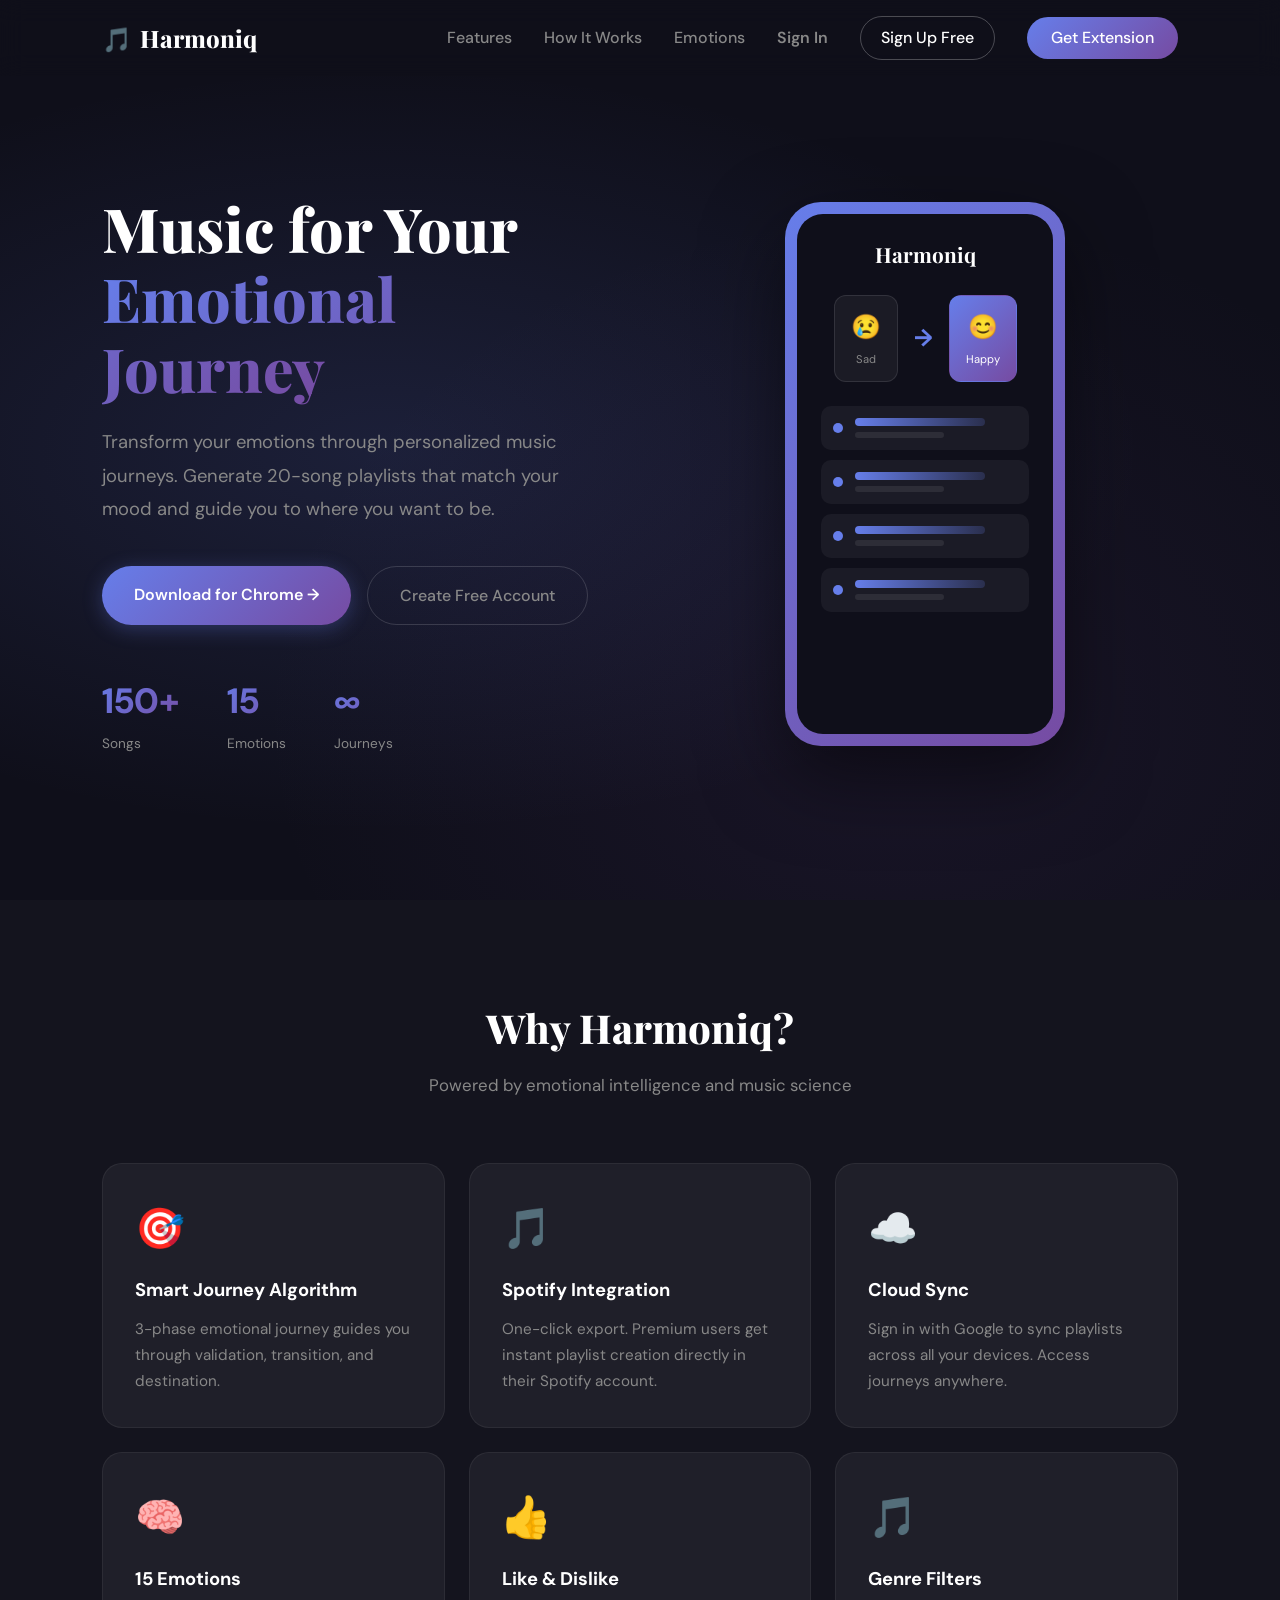
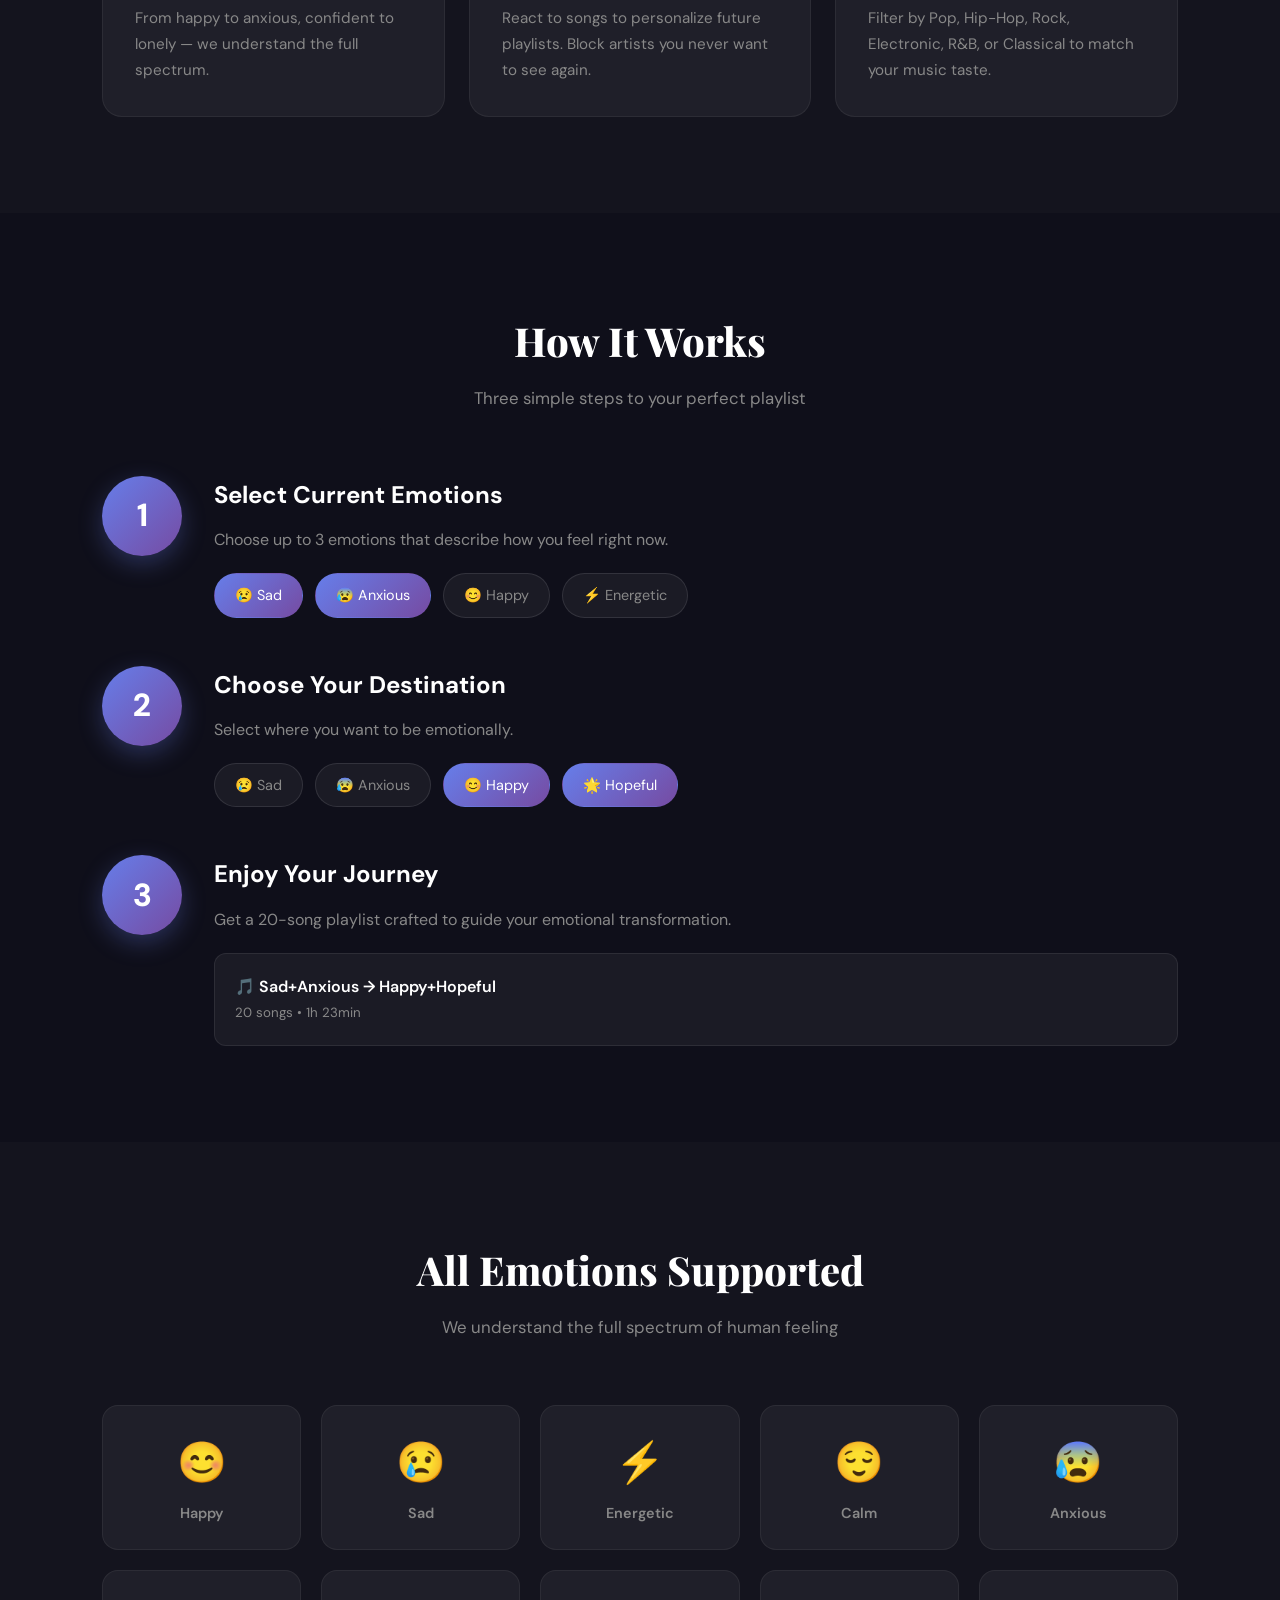
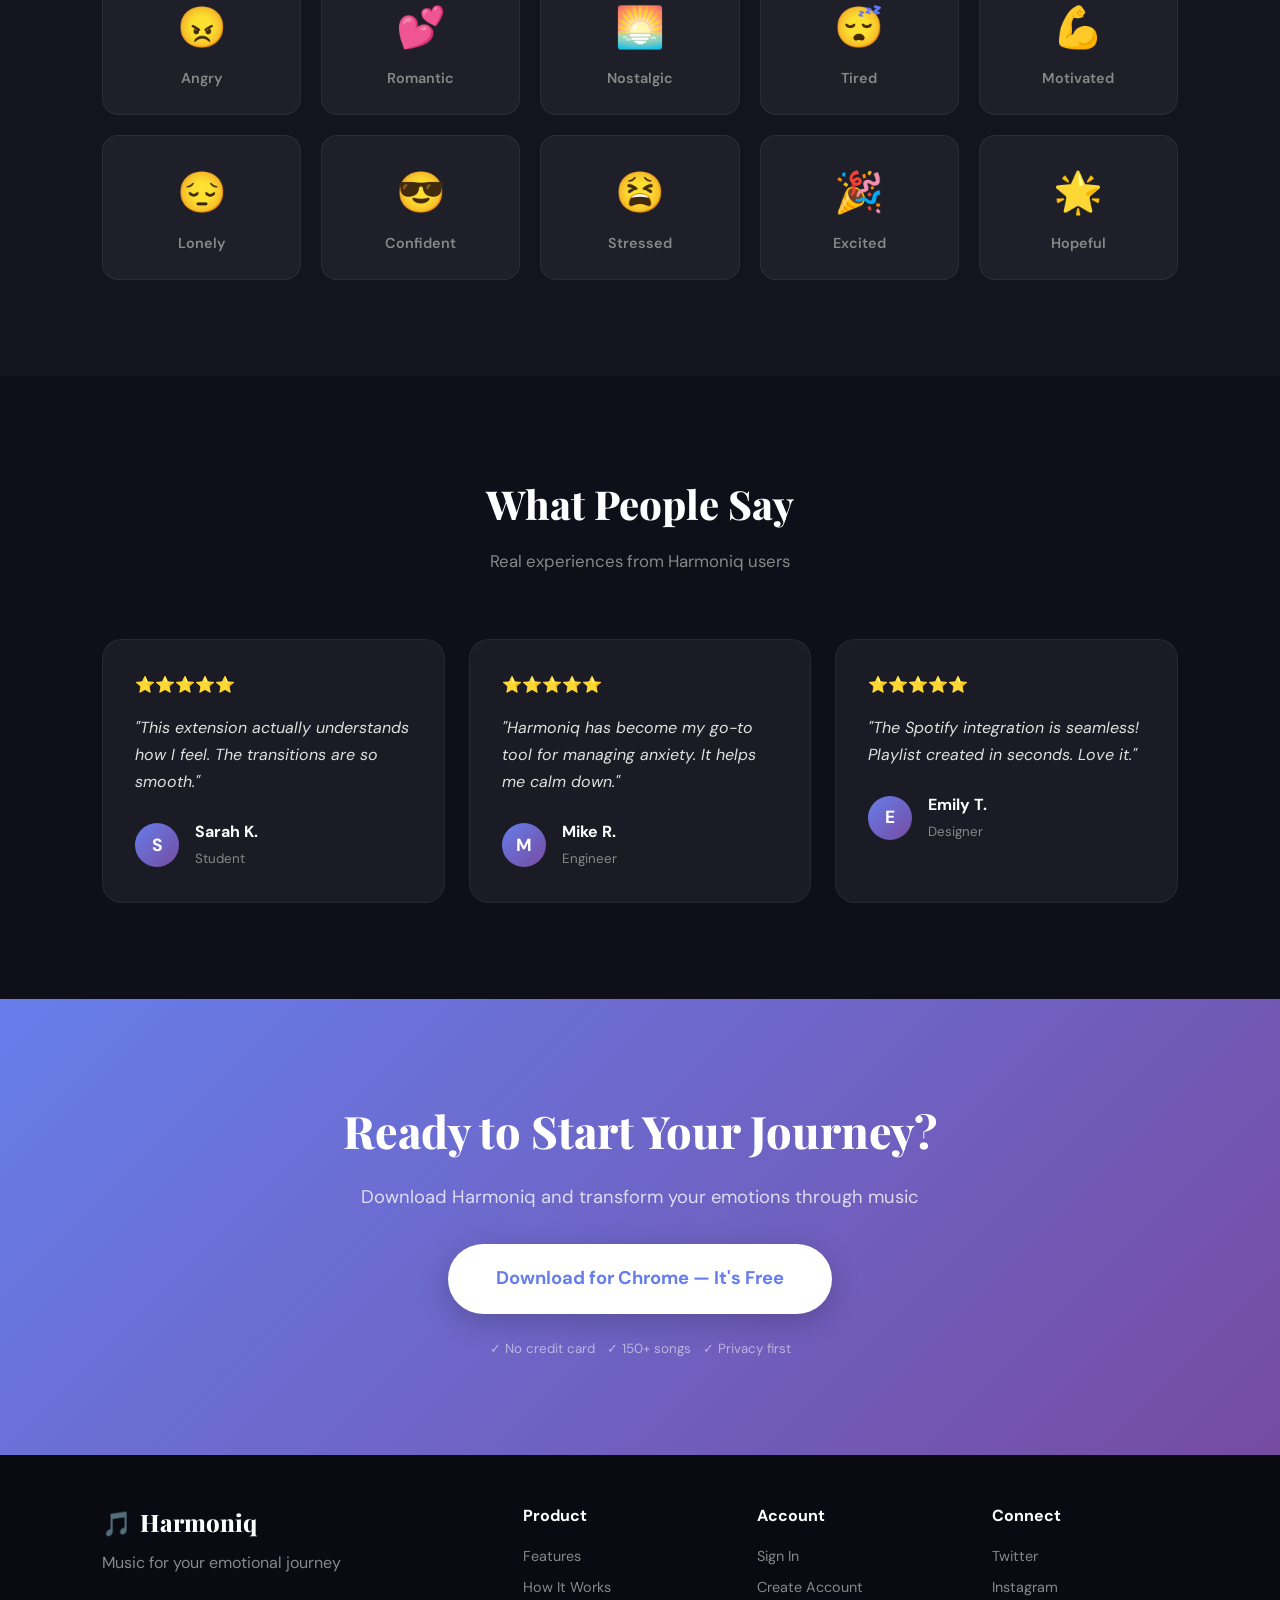
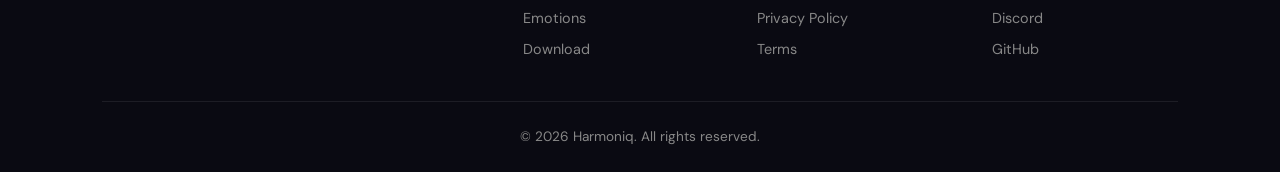
<file: claudeHarmoniq/harmoniq-complete/website/index.html>
<!DOCTYPE html>
<html lang="en">
<head>
    <meta charset="UTF-8">
    <meta name="viewport" content="width=device-width, initial-scale=1.0">
    <title>Harmoniq - Music for Your Emotional Journey</title>
    <meta name="description" content="Transform your emotions through personalized music journeys. Generate playlists that match your mood.">
    <link rel="icon" href="data:image/svg+xml,<svg xmlns='http://www.w3.org/2000/svg' viewBox='0 0 100 100'><text y='.9em' font-size='90'>&#127925;</text></svg>">
    <link href="https://fonts.googleapis.com/css2?family=DM+Sans:wght@400;500;700&family=Playfair+Display:wght@700;800&display=swap" rel="stylesheet">
    <link rel="stylesheet" href="styles.css">
</head>
<body>
    <nav class="navbar" id="navbar">
        <div class="container nav-content">
            <div class="logo"><span>&#127925;</span> Harmoniq</div>
            <div class="nav-links" id="navLinks">
                <a href="#features">Features</a>
                <a href="#how-it-works">How It Works</a>
                <a href="#emotions">Emotions</a>
                <a href="login.html" style="font-weight:600;">Sign In</a>
                <a href="login.html?mode=signup" class="btn-nav-signup">Sign Up Free</a>
                <a href="harmoniq-extension.zip" download class="btn-nav">Get Extension</a>
            </div>
            <button class="mobile-menu" id="mobileMenu"><span></span><span></span><span></span></button>
        </div>
    </nav>

    <section class="hero">
        <div class="hero-bg"></div>
        <div class="container hero-grid">
            <div class="hero-text">
                <h1>Music for Your<br><span class="gradient-text">Emotional Journey</span></h1>
                <p class="hero-sub">Transform your emotions through personalized music journeys. Generate 20-song playlists that match your mood and guide you to where you want to be.</p>
                <div class="hero-btns">
                    <a href="harmoniq-extension.zip" download class="btn-hero-primary">Download for Chrome &rarr;</a>
                    <a href="login.html?mode=signup" class="btn-hero-secondary">Create Free Account</a>
                </div>
                <div class="hero-stats">
                    <div class="stat"><strong>150+</strong><span>Songs</span></div>
                    <div class="stat"><strong>15</strong><span>Emotions</span></div>
                    <div class="stat"><strong>&infin;</strong><span>Journeys</span></div>
                </div>
            </div>
            <div class="hero-visual">
                <div class="phone">
                    <div class="phone-screen">
                        <div class="phone-header">Harmoniq</div>
                        <div class="phone-journey">
                            <div class="phone-emotion">&#128546;<br><small>Sad</small></div>
                            <div class="phone-arrow">&rarr;</div>
                            <div class="phone-emotion active">&#128522;<br><small>Happy</small></div>
                        </div>
                        <div class="phone-tracks">
                            <div class="phone-track"><div class="dot"></div><div class="lines"><div class="line1"></div><div class="line2"></div></div></div>
                            <div class="phone-track"><div class="dot"></div><div class="lines"><div class="line1"></div><div class="line2"></div></div></div>
                            <div class="phone-track"><div class="dot"></div><div class="lines"><div class="line1"></div><div class="line2"></div></div></div>
                            <div class="phone-track"><div class="dot"></div><div class="lines"><div class="line1"></div><div class="line2"></div></div></div>
                        </div>
                    </div>
                </div>
            </div>
        </div>
    </section>

    <section id="features" class="features">
        <div class="container">
            <div class="section-head"><h2>Why Harmoniq?</h2><p>Powered by emotional intelligence and music science</p></div>
            <div class="features-grid">
                <div class="feature"><div class="feature-icon">&#127919;</div><h3>Smart Journey Algorithm</h3><p>3-phase emotional journey guides you through validation, transition, and destination.</p></div>
                <div class="feature"><div class="feature-icon">&#127925;</div><h3>Spotify Integration</h3><p>One-click export. Premium users get instant playlist creation directly in their Spotify account.</p></div>
                <div class="feature"><div class="feature-icon">&#9729;&#65039;</div><h3>Cloud Sync</h3><p>Sign in with Google to sync playlists across all your devices. Access journeys anywhere.</p></div>
                <div class="feature"><div class="feature-icon">&#129504;</div><h3>15 Emotions</h3><p>From happy to anxious, confident to lonely &mdash; we understand the full spectrum.</p></div>
                <div class="feature"><div class="feature-icon">&#128077;</div><h3>Like &amp; Dislike</h3><p>React to songs to personalize future playlists. Block artists you never want to see again.</p></div>
                <div class="feature"><div class="feature-icon">&#127925;</div><h3>Genre Filters</h3><p>Filter by Pop, Hip-Hop, Rock, Electronic, R&amp;B, or Classical to match your music taste.</p></div>
            </div>
        </div>
    </section>

    <section id="how-it-works" class="how-it-works">
        <div class="container">
            <div class="section-head"><h2>How It Works</h2><p>Three simple steps to your perfect playlist</p></div>
            <div class="steps">
                <div class="step-card"><div class="step-num">1</div><div class="step-body"><h3>Select Current Emotions</h3><p>Choose up to 3 emotions that describe how you feel right now.</p><div class="chips"><span class="chip on">&#128546; Sad</span><span class="chip on">&#128560; Anxious</span><span class="chip">&#128522; Happy</span><span class="chip">&#9889; Energetic</span></div></div></div>
                <div class="step-card"><div class="step-num">2</div><div class="step-body"><h3>Choose Your Destination</h3><p>Select where you want to be emotionally.</p><div class="chips"><span class="chip">&#128546; Sad</span><span class="chip">&#128560; Anxious</span><span class="chip on">&#128522; Happy</span><span class="chip on">&#127775; Hopeful</span></div></div></div>
                <div class="step-card"><div class="step-num">3</div><div class="step-body"><h3>Enjoy Your Journey</h3><p>Get a 20-song playlist crafted to guide your emotional transformation.</p><div class="mini-playlist"><div class="mini-header">&#127925; Sad+Anxious &rarr; Happy+Hopeful<br><small>20 songs &bull; 1h 23min</small></div></div></div></div>
            </div>
        </div>
    </section>

    <section id="emotions" class="emotions">
        <div class="container">
            <div class="section-head"><h2>All Emotions Supported</h2><p>We understand the full spectrum of human feeling</p></div>
            <div class="emotions-grid">
                <div class="emo-card"><span>&#128522;</span>Happy</div>
                <div class="emo-card"><span>&#128546;</span>Sad</div>
                <div class="emo-card"><span>&#9889;</span>Energetic</div>
                <div class="emo-card"><span>&#128524;</span>Calm</div>
                <div class="emo-card"><span>&#128560;</span>Anxious</div>
                <div class="emo-card"><span>&#128544;</span>Angry</div>
                <div class="emo-card"><span>&#128149;</span>Romantic</div>
                <div class="emo-card"><span>&#127749;</span>Nostalgic</div>
                <div class="emo-card"><span>&#128564;</span>Tired</div>
                <div class="emo-card"><span>&#128170;</span>Motivated</div>
                <div class="emo-card"><span>&#128532;</span>Lonely</div>
                <div class="emo-card"><span>&#128526;</span>Confident</div>
                <div class="emo-card"><span>&#128555;</span>Stressed</div>
                <div class="emo-card"><span>&#127881;</span>Excited</div>
                <div class="emo-card"><span>&#127775;</span>Hopeful</div>
            </div>
        </div>
    </section>

    <section class="testimonials">
        <div class="container">
            <div class="section-head"><h2>What People Say</h2><p>Real experiences from Harmoniq users</p></div>
            <div class="testimonials-grid">
                <div class="testimonial"><div class="stars">&#11088;&#11088;&#11088;&#11088;&#11088;</div><p>"This extension actually understands how I feel. The transitions are so smooth."</p><div class="author"><div class="avatar">S</div><div><strong>Sarah K.</strong><br><small>Student</small></div></div></div>
                <div class="testimonial"><div class="stars">&#11088;&#11088;&#11088;&#11088;&#11088;</div><p>"Harmoniq has become my go-to tool for managing anxiety. It helps me calm down."</p><div class="author"><div class="avatar">M</div><div><strong>Mike R.</strong><br><small>Engineer</small></div></div></div>
                <div class="testimonial"><div class="stars">&#11088;&#11088;&#11088;&#11088;&#11088;</div><p>"The Spotify integration is seamless! Playlist created in seconds. Love it."</p><div class="author"><div class="avatar">E</div><div><strong>Emily T.</strong><br><small>Designer</small></div></div></div>
            </div>
        </div>
    </section>

    <section id="download" class="cta">
        <div class="container cta-content">
            <h2>Ready to Start Your Journey?</h2>
            <p>Download Harmoniq and transform your emotions through music</p>
            <a href="harmoniq-extension.zip" download class="btn-cta">Download for Chrome &mdash; It's Free</a>
            <small>&#10003; No credit card &nbsp; &#10003; 150+ songs &nbsp; &#10003; Privacy first</small>
        </div>
    </section>

    <footer class="footer">
        <div class="container footer-grid">
            <div class="footer-brand"><div class="logo"><span>&#127925;</span> Harmoniq</div><p>Music for your emotional journey</p></div>
            <div class="footer-col"><h4>Product</h4><a href="#features">Features</a><a href="#how-it-works">How It Works</a><a href="#emotions">Emotions</a><a href="#download">Download</a></div>
            <div class="footer-col"><h4>Account</h4><a href="login.html">Sign In</a><a href="login.html?mode=signup">Create Account</a><a href="#">Privacy Policy</a><a href="#">Terms</a></div>
            <div class="footer-col"><h4>Connect</h4><a href="#">Twitter</a><a href="#">Instagram</a><a href="#">Discord</a><a href="#">GitHub</a></div>
        </div>
        <div class="container"><p class="copyright">&copy; 2026 Harmoniq. All rights reserved.</p></div>
    </footer>

    <script src="script.js"></script>
</body>
</html>
</file>
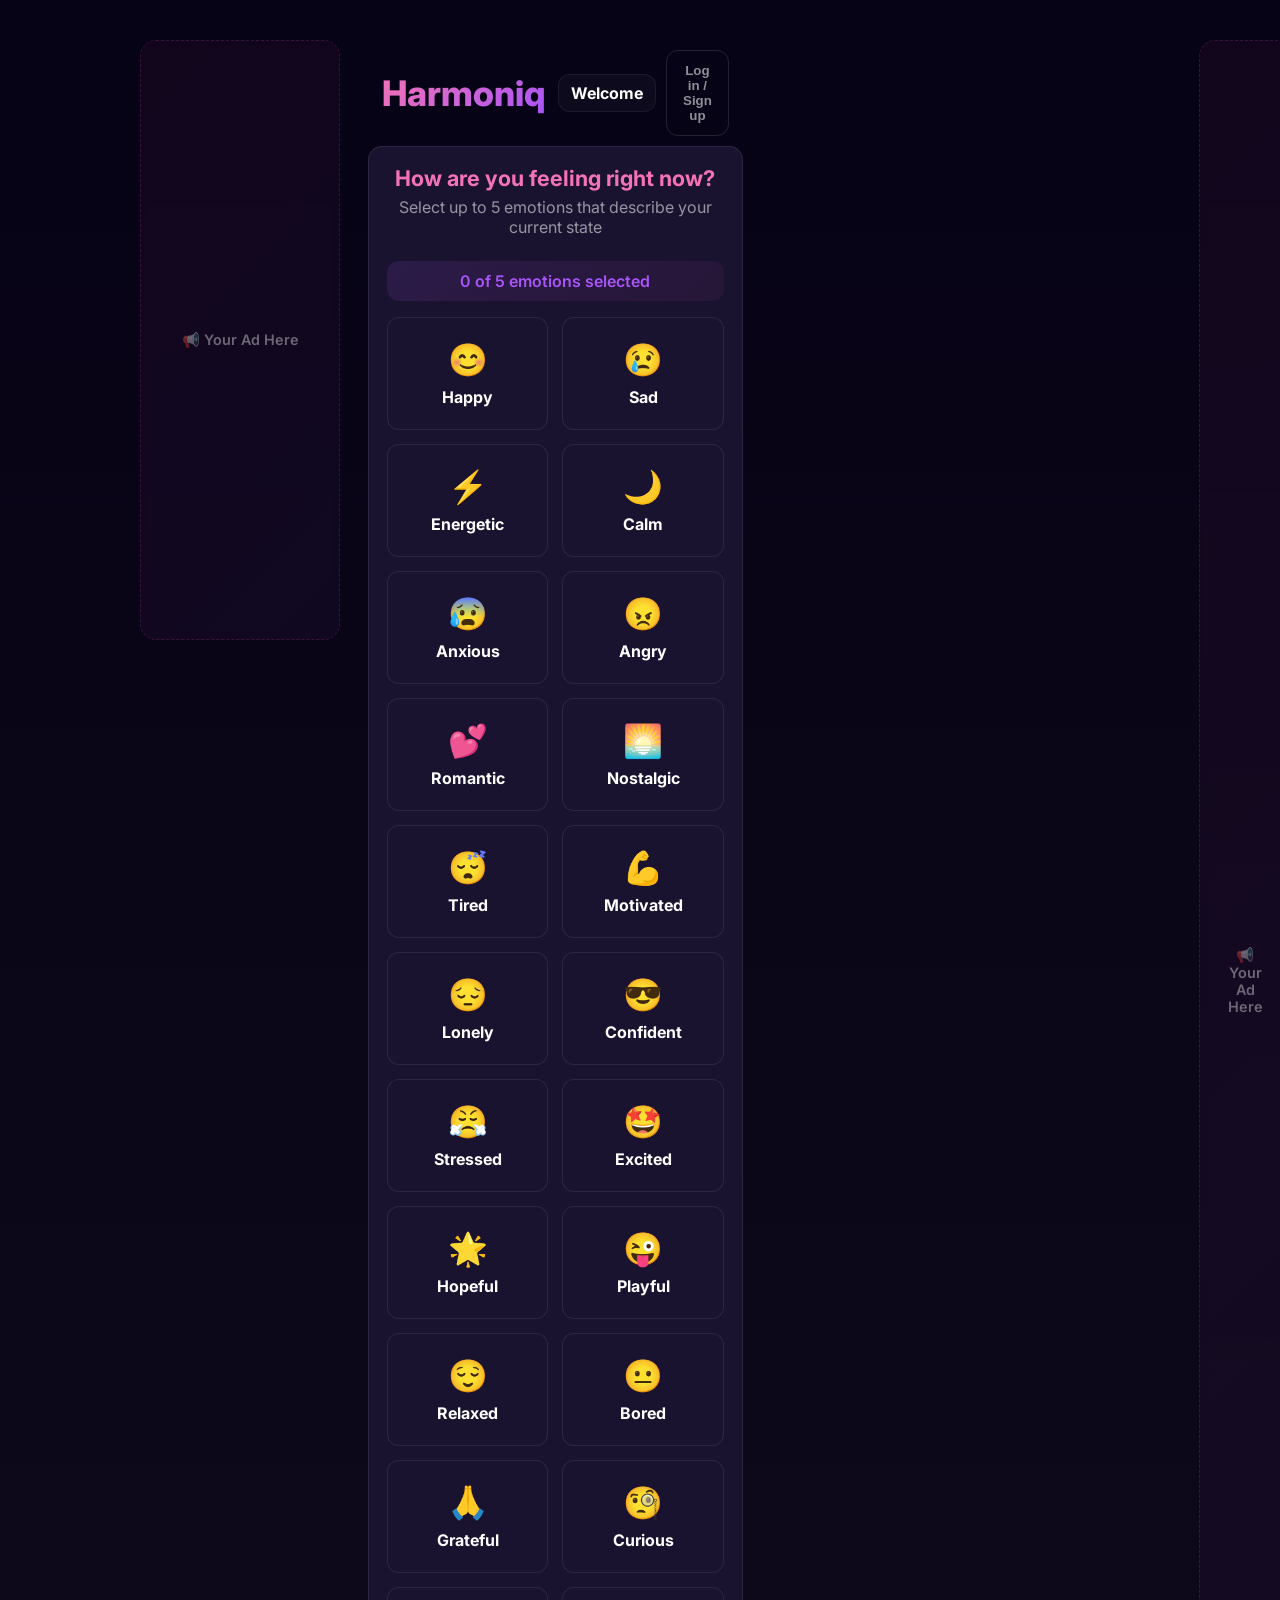
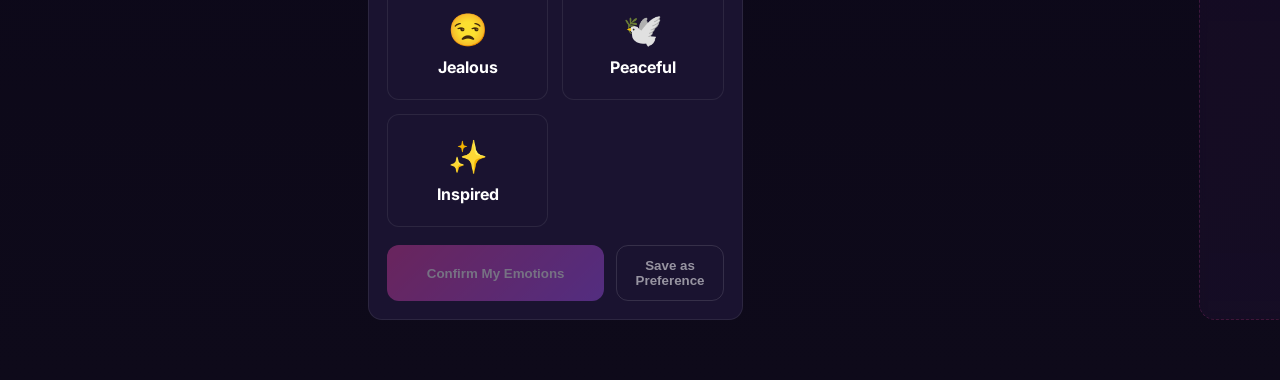
<file: Code.html>
<!DOCTYPE html>
<html lang="en">
<head>
<meta charset="UTF-8" />
<meta name="viewport" content="width=device-width, initial-scale=1.0"/>
<title>Harmoniq — Onboarding</title>
<style>
  @import url('https://fonts.googleapis.com/css2?family=Inter:wght@400;500;600;700;800&display=swap');
  *, *::before, *::after { box-sizing: border-box; margin: 0; padding: 0; }

  :root {
    --bg-deep: #0e0a1a;
    --bg-card: #1a1330;
    --bg-card-hover: #221a3d;
    --border-default: rgba(255,255,255,0.08);
    --border-selected: #e040a0;
    --pink: #e040a0;
    --pink-light: #f472b6;
    --purple: #a855f7;
    --text-primary: #ffffff;
    --text-secondary: rgba(255,255,255,0.55);
    --glow-pink: 0 0 18px rgba(224,64,160,0.55), 0 0 40px rgba(224,64,160,0.2);
    --glow-card: 0 0 0 2px #e040a0, 0 0 16px rgba(224,64,160,0.35);
  }

  body {
    font-family: 'Inter', sans-serif;
    background: linear-gradient(180deg,#070316 0%,var(--bg-deep) 100%);
    color: var(--text-primary);
    min-height: 100vh;
    display: flex;
    justify-content: center;
    align-items: flex-start;
    padding: 40px 20px 60px;
  }

  /* Container with ad spaces */
  .app-container {
    width: 100%;
    max-width: 1600px;
    display: grid;
    grid-template-columns: 1fr 280px 1fr 280px 1fr;
    gap: 32px;
    align-items: flex-start;
  }

  /* Ad spaces */
  .ad-space {
    background: linear-gradient(135deg, rgba(224,64,160,0.05), rgba(168,85,247,0.05));
    border: 1.5px dashed rgba(224,64,160,0.2);
    border-radius: 16px;
    padding: 28px;
    text-align: center;
    color: var(--text-secondary);
    font-size: 0.9rem;
    font-weight: 600;
    min-height: 600px;
    display: flex;
    align-items: center;
    justify-content: center;
    backdrop-filter: blur(4px);
  }

  .ad-space:first-child {
    grid-column: 1;
  }

  .ad-space:last-child {
    grid-column: 5;
  }

  /* Make app wider to use more viewport */
  .app {
    width: 100%;
    display: grid;
    grid-template-columns: 1fr; /* could later be two-column */
    gap: 18px;
    grid-column: 3;
  }

  /* Header area with account actions */
  .topbar {
    display:flex;
    align-items:center;
    justify-content:space-between;
    gap:12px;
    padding: 10px 14px;
  }
  .logo { font-size: 2.2rem; font-weight:800; background: linear-gradient(135deg,#f472b6,#a855f7); -webkit-background-clip: text; background-clip: text; -webkit-text-fill-color: transparent; color: transparent; }
  .account-actions { display:flex; gap:10px; align-items:center; }
  .pill { background: rgba(255,255,255,0.03); border:1px solid rgba(255,255,255,0.06); padding:8px 12px; border-radius:12px; font-weight:700; }

  /* Cards and screens */
  .card { background: var(--bg-card); border:1px solid var(--border-default); border-radius:14px; padding:18px; }

  /* Step indicator */
  .step-indicator { display:flex; gap:8px; margin:12px 0 6px; }
  .step-dot { width:8px; height:8px; border-radius:50%; background: rgba(255,255,255,0.12); }
  .step-dot.active { background:var(--pink); width:24px; border-radius:6px; box-shadow:0 0 10px rgba(224,64,160,0.7); }

  /* Headings */
  .section-heading { font-size:1.35rem; font-weight:700; color:var(--pink-light); margin-bottom:6px; }
  .section-sub { color:var(--text-secondary); margin-bottom:12px; }

  /* Selection counter */
  .selection-counter { background: linear-gradient(135deg, rgba(168,85,247,0.12), rgba(224,64,160,0.06)); border-radius:12px; padding:10px 14px; font-weight:600; color:var(--purple); margin-bottom:16px; }

  /* Responsive emotion grid - fill space */
  .emotion-grid { display:grid; grid-template-columns: repeat(auto-fill,minmax(140px,1fr)); gap:14px; }
  .emotion-card { border-radius:12px; padding:16px; text-align:center; cursor:pointer; background:var(--bg-card); border:1.25px solid var(--border-default); transition:all .18s; }
  .emotion-card:hover { transform:translateY(-6px); border-color:rgba(224,64,160,0.28); background:var(--bg-card-hover); }
  .emotion-card.selected { border-color:var(--border-selected); box-shadow:var(--glow-card); background: rgba(224,64,160,0.06); }
  .emotion-emoji { font-size:2rem; display:block; margin-bottom:8px; }
  .emotion-label { font-weight:700; color:var(--text-primary); }

  /* Larger CTA */
  .btn-primary { width:100%; padding:14px 18px; background:linear-gradient(135deg,#e040a0,#a855f7); border:none; border-radius:12px; color:#fff; font-weight:800; cursor:pointer; }
  .btn-secondary { width:100%; padding:12px 16px; background:transparent; border:1.5px solid rgba(255,255,255,0.12); border-radius:12px; color:var(--text-secondary); font-weight:700; cursor:pointer; }

  /* Onboarding screens */
  .screen { display:none; }
  .screen.active { display:block; }

  /* Forms */
  .form-row { margin-bottom:12px; }
  label { display:block; font-size:0.82rem; color:var(--text-secondary); margin-bottom:6px; font-weight:700; }
  input[type=text], input[type=email], input[type=password], select, textarea { width:100%; padding:10px 12px; border-radius:10px; border:1px solid rgba(255,255,255,0.06); background:transparent; color:var(--text-primary); }
  .helper { font-size:0.8rem; color:var(--text-secondary); margin-top:6px; }

  /* Profile header */
  .profile-bar { display:flex; flex-direction:column; align-items:center; text-align:center; gap:12px; justify-content:center; }

  /* Playlist section */
  .song-card { border-radius:12px; padding:14px; border:1px solid rgba(255,255,255,0.06); margin-bottom:10px; background:linear-gradient(180deg, rgba(255,255,255,0.01), transparent); }

  /* Compact / spacious preferences */
  body.compact .emotion-card { padding:10px; }
  body.spacious .emotion-card { padding:22px; }

  @media (min-width:900px){
    .app { grid-template-columns: 1fr 420px; }
    .aside { display:block; }
  }

  @media (max-width: 1400px) {
    .app-container {
      grid-template-columns: 200px 1fr 200px;
      gap: 28px;
      max-width: 1000px;
    }
    .ad-space:first-child {
      grid-column: 1;
    }
    .ad-space:last-child {
      grid-column: 3;
    }
    .app {
      grid-column: 2;
    }
  }

  @media (max-width: 1000px) {
    .app-container {
      grid-template-columns: 1fr;
      gap: 18px;
    }
    .ad-space {
      display: none;
    }
    .app {
      grid-column: 1;
    }
  }

  .aside { display:none; }

  .error { color:#ff6b6b; font-weight:700; font-size:0.86rem; }

</style>
</head>
<body>
<div class="app-container">
  <!-- LEFT AD SPACE -->
  <div class="ad-space">
    <div style="opacity: 0.7;">📢 Your Ad Here</div>
  </div>

  <!-- MAIN APP -->
  <div class="app">

  <!-- MAIN COLUMN -->
  <div>
    <div class="topbar">
      <div class="logo">Harmoniq</div>
      <div class="account-actions" id="accountActions">
        <div class="pill" id="welcomePill">Welcome</div>
        <button class="btn-secondary" id="openLoginBtn">Log in / Sign up</button>
      </div>
    </div>

    <!-- SCREEN 0: Login / Signup -->
    <div class="card screen" id="screen0">
      <div class="section-heading">Sign up or log in</div>
      <div class="section-sub">Create an account so your preferences stick with you</div>

      <div style="display:flex;gap:10px;margin-bottom:12px;">
        <button class="btn-primary" id="showSignup">Create an account</button>
        <button class="btn-secondary" id="showLogin">I already have an account</button>
      </div>

      <div id="authArea">
        <!-- Signup form -->
        <div id="signupForm">
          <div class="form-row">
            <label for="signupEmail">Email</label>
            <input id="signupEmail" type="email" placeholder="you@example.com" />
            <div class="helper">We accept addresses like blank@something.com (gmail, yahoo, school domains).</div>
            <div class="error" id="emailError" style="display:none;"></div>
          </div>
          <div class="form-row">
            <label for="signupPass">Password</label>
            <input id="signupPass" type="password" placeholder="Create a password" />
          </div>
          <div class="form-row">
            <label for="displayName">Display name</label>
            <input id="displayName" type="text" placeholder="Your name shown in the app" />
          </div>
          <div class="form-row">
            <label for="username">Username</label>
            <input id="username" type="text" placeholder="unique username" />
          </div>
          <div style="display:flex;gap:8px;">
            <button class="btn-primary" id="createAccountBtn">Create account</button>
            <button class="btn-secondary" id="cancelSignup">Cancel</button>
          </div>
        </div>

        <!-- Login form -->
        <div id="loginForm" style="display:none;">
          <div class="form-row">
            <label for="loginEmail">Email</label>
            <input id="loginEmail" type="email" placeholder="you@example.com" />
          </div>
          <div class="form-row">
            <label for="loginPass">Password</label>
            <input id="loginPass" type="password" placeholder="Password" />
          </div>
          <div style="display:flex;gap:8px;">
            <button class="btn-primary" id="loginBtn">Log in</button>
            <button class="btn-secondary" id="cancelLogin">Cancel</button>
          </div>
        </div>
      </div>
    </div>

    <!-- SCREEN 1: Emotion Selection -->
    <div class="card screen active" id="screen1">
      <div class="profile-bar">
        <div style="width:100%;">
          <div class="section-heading">How are you feeling right now?</div>
          <div class="section-sub">Select up to 5 emotions that describe your current state</div>
        </div>
        <div style="width:100%;text-align:center;">
          <div class="selection-counter" id="counter"><span id="countNum">0</span> of 5 emotions selected</div>
        </div>
      </div>

      <div class="emotion-grid" id="emotionGrid">
        <!-- A larger set of emotions to fill space -->
        <div class="emotion-card" data-emotion="Happy"><span class="emotion-emoji">😊</span><div class="emotion-label">Happy</div></div>
        <div class="emotion-card" data-emotion="Sad"><span class="emotion-emoji">😢</span><div class="emotion-label">Sad</div></div>
        <div class="emotion-card" data-emotion="Energetic"><span class="emotion-emoji">⚡</span><div class="emotion-label">Energetic</div></div>
        <div class="emotion-card" data-emotion="Calm"><span class="emotion-emoji">🌙</span><div class="emotion-label">Calm</div></div>
        <div class="emotion-card" data-emotion="Anxious"><span class="emotion-emoji">😰</span><div class="emotion-label">Anxious</div></div>
        <div class="emotion-card" data-emotion="Angry"><span class="emotion-emoji">😠</span><div class="emotion-label">Angry</div></div>
        <div class="emotion-card" data-emotion="Romantic"><span class="emotion-emoji">💕</span><div class="emotion-label">Romantic</div></div>
        <div class="emotion-card" data-emotion="Nostalgic"><span class="emotion-emoji">🌅</span><div class="emotion-label">Nostalgic</div></div>
        <div class="emotion-card" data-emotion="Tired"><span class="emotion-emoji">😴</span><div class="emotion-label">Tired</div></div>
        <div class="emotion-card" data-emotion="Motivated"><span class="emotion-emoji">💪</span><div class="emotion-label">Motivated</div></div>
        <div class="emotion-card" data-emotion="Lonely"><span class="emotion-emoji">😔</span><div class="emotion-label">Lonely</div></div>
        <div class="emotion-card" data-emotion="Confident"><span class="emotion-emoji">😎</span><div class="emotion-label">Confident</div></div>
        <div class="emotion-card" data-emotion="Stressed"><span class="emotion-emoji">😤</span><div class="emotion-label">Stressed</div></div>
        <div class="emotion-card" data-emotion="Excited"><span class="emotion-emoji">🤩</span><div class="emotion-label">Excited</div></div>
        <div class="emotion-card" data-emotion="Hopeful"><span class="emotion-emoji">🌟</span><div class="emotion-label">Hopeful</div></div>
        <div class="emotion-card" data-emotion="Playful"><span class="emotion-emoji">😜</span><div class="emotion-label">Playful</div></div>
        <div class="emotion-card" data-emotion="Relaxed"><span class="emotion-emoji">😌</span><div class="emotion-label">Relaxed</div></div>
        <div class="emotion-card" data-emotion="Bored"><span class="emotion-emoji">😐</span><div class="emotion-label">Bored</div></div>
        <div class="emotion-card" data-emotion="Grateful"><span class="emotion-emoji">🙏</span><div class="emotion-label">Grateful</div></div>
        <div class="emotion-card" data-emotion="Curious"><span class="emotion-emoji">🧐</span><div class="emotion-label">Curious</div></div>
        <div class="emotion-card" data-emotion="Jealous"><span class="emotion-emoji">😒</span><div class="emotion-label">Jealous</div></div>
        <div class="emotion-card" data-emotion="Peaceful"><span class="emotion-emoji">🕊️</span><div class="emotion-label">Peaceful</div></div>
        <div class="emotion-card" data-emotion="Inspired"><span class="emotion-emoji">✨</span><div class="emotion-label">Inspired</div></div>
      </div>

      <div style="margin-top:18px;display:flex;gap:12px;">
        <button class="btn-primary" id="confirmBtn" onclick="goToScreen2()" style="opacity:0.4;pointer-events:none;">Confirm My Emotions</button>
        <button class="btn-secondary" id="savePrefsBtn" style="width:auto;">Save as Preference</button>
      </div>
    </div>

    <!-- SCREEN 2: Destination Emotion -->
    <div class="card screen" id="screen2">
      <div style="text-align:center;margin-bottom:28px;">
        <div class="section-heading">Where do you want to be?</div>
        <div class="section-sub">Choose your destination emotion</div>
      </div>

      <div class="emotion-grid" id="destinationGrid">
        <div class="emotion-card" data-dest="Happy" onclick="selectDestination(this,'Happy','😊')"><span class="emotion-emoji">😊</span><div class="emotion-label">Happy</div></div>
        <div class="emotion-card" data-dest="Peaceful" onclick="selectDestination(this,'Peaceful','🕊️')"><span class="emotion-emoji">🕊️</span><div class="emotion-label">Peaceful</div></div>
        <div class="emotion-card" data-dest="Energized" onclick="selectDestination(this,'Energized','⚡')"><span class="emotion-emoji">⚡</span><div class="emotion-label">Energized</div></div>
        <div class="emotion-card" data-dest="Confident" onclick="selectDestination(this,'Confident','😎')"><span class="emotion-emoji">😎</span><div class="emotion-label">Confident</div></div>
        <div class="emotion-card" data-dest="Focused" onclick="selectDestination(this,'Focused','🎯')"><span class="emotion-emoji">🎯</span><div class="emotion-label">Focused</div></div>
        <div class="emotion-card" data-dest="Uplifted" onclick="selectDestination(this,'Uplifted','✨')"><span class="emotion-emoji">✨</span><div class="emotion-label">Uplifted</div></div>
      </div>

      <div style="margin-top:14px;display:flex;gap:10px;">
        <div class="toggle-row"><div class="toggle" id="shuffleToggle"></div><span class="toggle-label">🔀 Shuffle Playlist</span></div>
      </div>

      <div style="margin-top:14px;display:flex;gap:10px;">
        <button class="btn-primary" id="createBtn" onclick="goToScreen3()" style="opacity:0.4;pointer-events:none;">Create My Journey Playlist</button>
        <button class="btn-secondary" onclick="goToScreen1()">← Back</button>
      </div>
    </div>

    <!-- SCREEN 3: Playlist Result -->
    <div class="card screen" id="screen3">
      <div class="section-heading" id="journeyTitle"></div>
      <div class="tag-pill" id="journeyPill" style="margin-bottom:12px;"></div>
      <div id="playlistCards"></div>
      <div style="margin-top:12px;display:flex;gap:10px;">
        <button class="btn-primary" onclick="openSpotify()">🎵 Open Full Playlist on Spotify</button>
        <button class="btn-secondary" onclick="goToScreen1()">🔄 Start New Journey</button>
      </div>
    </div>

    <!-- SCREEN 4: Personal Info (after signup) -->
    <div class="card screen" id="screenProfile">
      <div class="section-heading">Tell us about you</div>
      <div class="section-sub">This helps personalize your experience</div>
      <div class="form-row">
        <label for="profileName">Full name</label>
        <input id="profileName" type="text" />
      </div>
      <div class="form-row">
        <label for="profileUsername">Public username</label>
        <input id="profileUsername" type="text" />
      </div>
      <div class="form-row">
        <label for="layoutPref">Layout preference</label>
        <select id="layoutPref">
          <option value="spacious">Spacious (bigger cards)</option>
          <option value="compact">Compact (more on screen)</option>
        </select>
      </div>
      <div style="display:flex;gap:10px;">
        <button class="btn-primary" id="saveProfileBtn">Save profile</button>
        <button class="btn-secondary" id="skipProfile">Skip</button>
      </div>
    </div>

  </div>

  <!-- ASIDE column for description / user preview -->
  <div class="aside">
    <div class="card">
      <div style="font-weight:800;color:var(--pink-light);margin-bottom:8px;">Your current session</div>
      <div id="sessionPreview" style="color:var(--text-secondary);">Not signed in</div>
    </div>
  </div>

  <!-- RIGHT AD SPACE -->
  <div class="ad-space">
    <div style="opacity: 0.7;">📢 Your Ad Here</div>
  </div>

</div>

<script>
  // --- small client-side account & preference system (localStorage) ---
  const selectedEmotions = new Set();
  const LS_KEY = 'harmoniq_user';

  function readUser(){ try { return JSON.parse(localStorage.getItem(LS_KEY)) || null; } catch(e){ return null; } }
  function writeUser(u){ localStorage.setItem(LS_KEY, JSON.stringify(u)); updateAccountUI(); }

  function updateAccountUI(){
    const user = readUser();
    const welcome = document.getElementById('welcomePill');
    const actions = document.getElementById('accountActions');
    if(user){
      welcome.textContent = user.displayName || user.email || 'You';
      // show logout
      if(!document.getElementById('logoutBtn')){
        const btn = document.createElement('button'); btn.className='btn-secondary'; btn.id='logoutBtn'; btn.textContent='Logout'; btn.onclick=logout;
        actions.appendChild(btn);
      }
      // apply saved layout preference
      const pref = user.preferences && user.preferences.layout;
      applyLayout(pref || 'spacious');
      // show preview
      const preview = document.getElementById('sessionPreview');
      preview.textContent = `Signed in as ${user.displayName || user.email}`;
    } else {
      welcome.textContent = 'Welcome';
      const lb = document.getElementById('logoutBtn'); if(lb) lb.remove();
      applyLayout('spacious');
      const preview = document.getElementById('sessionPreview'); preview.textContent = 'Not signed in';
    }
  }

  function applyLayout(mode){ document.body.classList.remove('compact','spacious'); document.body.classList.add(mode||'spacious'); }

  function logout(){ localStorage.removeItem(LS_KEY); updateAccountUI(); }

  // basic email validation (requires @ and a dot after it)
  function isValidEmail(e){ const rx = /^\S+@\S+\.\S+$/; return rx.test(e); }

  // Show/hide auth screens
  document.getElementById('openLoginBtn').addEventListener('click', ()=>{ showScreen('screen0'); });
  document.getElementById('showSignup').addEventListener('click', ()=>{ document.getElementById('signupForm').style.display='block'; document.getElementById('loginForm').style.display='none'; });
  document.getElementById('showLogin').addEventListener('click', ()=>{ document.getElementById('signupForm').style.display='none'; document.getElementById('loginForm').style.display='block'; });
  document.getElementById('cancelSignup').addEventListener('click', ()=> showScreen('screen1'));
  document.getElementById('cancelLogin').addEventListener('click', ()=> showScreen('screen1'));

  document.getElementById('createAccountBtn').addEventListener('click', ()=>{
    const email = document.getElementById('signupEmail').value.trim();
    const pass = document.getElementById('signupPass').value;
    const displayName = document.getElementById('displayName').value.trim() || null;
    const username = document.getElementById('username').value.trim() || null;
    const emailError = document.getElementById('emailError');
    if(!isValidEmail(email)){ emailError.style.display='block'; emailError.textContent='Please enter a valid email (must contain @ and a dot).'; return; }
    emailError.style.display='none';
    // Save user (insecure demo only) to localStorage
    const user = { email, displayName, username, preferences: { layout: 'spacious' } };
    writeUser(user);
    // Go to profile step
    document.getElementById('profileName').value = displayName || '';
    document.getElementById('profileUsername').value = username || '';
    showScreen('screenProfile');
  });

  document.getElementById('loginBtn').addEventListener('click', ()=>{
    const email = document.getElementById('loginEmail').value.trim();
    if(!isValidEmail(email)){ alert('Enter valid email'); return; }
    // naive login: if email matches saved user, log in
    const user = readUser();
    if(user && user.email === email){ updateAccountUI(); showScreen('screen1'); } else { alert('No account found for that email — create an account first.'); }
  });

  // Profile save
  document.getElementById('saveProfileBtn').addEventListener('click', ()=>{
    const user = readUser() || {};
    user.displayName = document.getElementById('profileName').value.trim() || user.displayName;
    user.username = document.getElementById('profileUsername').value.trim() || user.username;
    user.preferences = user.preferences || {};
    user.preferences.layout = document.getElementById('layoutPref').value || 'spacious';
    writeUser(user);
    showScreen('screen1');
  });
  document.getElementById('skipProfile').addEventListener('click', ()=> showScreen('screen1'));

  // Save current selected emotions as preference for signed-in user
  document.getElementById('savePrefsBtn').addEventListener('click', ()=>{
    const user = readUser(); if(!user){ alert('Sign in first to save preferences.'); return; }
    user.preferences = user.preferences || {};
    user.preferences.lastSelected = [...selectedEmotions];
    writeUser(user); alert('Preferences saved');
  });

  // Emotion selection logic
  document.getElementById('emotionGrid').addEventListener('click', e=>{
    const card = e.target.closest('.emotion-card'); if(!card) return;
    const emotion = card.dataset.emotion;
    if(card.classList.contains('selected')){ card.classList.remove('selected'); selectedEmotions.delete(emotion); }
    else { if(selectedEmotions.size >= 5) { return; } card.classList.add('selected'); selectedEmotions.add(emotion); }
    updateCounter();
  });

  function updateCounter(){ const n = selectedEmotions.size; document.getElementById('countNum').textContent = n; const btn = document.getElementById('confirmBtn'); if(n>=1){ btn.style.opacity='1'; btn.style.pointerEvents='auto'; } else { btn.style.opacity='0.4'; btn.style.pointerEvents='none'; } }

  function showScreen(id){ document.querySelectorAll('.screen').forEach(s=>s.classList.remove('active')); document.getElementById(id).classList.add('active'); window.scrollTo(0,0); }

  // Destination selection
  let destEmotion = null;
  function selectDestination(card, emotion, emoji){ document.querySelectorAll('#destinationGrid .emotion-card').forEach(c=>c.classList.remove('selected')); card.classList.add('selected'); destEmotion = { name: emotion, emoji }; document.getElementById('createBtn').style.opacity='1'; document.getElementById('createBtn').style.pointerEvents='auto'; }

  // songs map (kept and extended slightly)
  const songMap = {
    Happy: [{ title: 'Good as Hell', artist:'Lizzo', vibe:'Pure joy fuel' }, { title:'Happy', artist:'Pharrell Williams', vibe:'Unstoppable positivity' }],
    Sad: [{ title:'Someone Like You', artist:'Adele', vibe:'Soul/pop heartbreak' }, { title:'The Night We Met', artist:'Lord Huron', vibe:'Aching nostalgia' }],
    Anxious: [{ title:'Breathe (2 AM)', artist:'Anna Nalick', vibe:'Acknowledging the anxiety' }, { title:'Weightless', artist:'Marconi Union', vibe:'Scientifically proven to relax' }],
    Calm: [{ title:'Holocene', artist:'Bon Iver', vibe:'Vast, peaceful stillness' }, { title:'Bloom', artist:'The Paper Kites', vibe:'Soft and tender' }],
    Peaceful: [{ title:'Music Box Dancer', artist:'Frank Mills', vibe:'Serene and tranquil' }, { title:'Clair de Lune', artist:'Debussy', vibe:'Pure tranquility' }],
    Energetic: [{ title:'Levitating', artist:'Dua Lipa', vibe:'Pure kinetic energy' }, { title:"Can't Stop the Feeling", artist:'Justin Timberlake', vibe:'Irresistible groove' }],
    Energized: [{ title:'Blinding Lights', artist:'The Weeknd', vibe:'Electric momentum' }, { title:'Thunderstruck', artist:'AC/DC', vibe:'Pure adrenaline' }],
    Angry: [{ title:'Break Stuff', artist:'Limp Bizkit', vibe:'Cathartic release' }, { title:'Gives You Hell', artist:'The All-American Rejects', vibe:'Spiteful satisfaction' }],
    Romantic: [{ title:'Perfect', artist:'Ed Sheeran', vibe:'Timeless devotion' }, { title:'At Last', artist:'Etta James', vibe:'Classic romance' }],
    Nostalgic: [{ title:'1979', artist:'Smashing Pumpkins', vibe:'Bittersweet childhood echo' }, { title:'Vienna', artist:'Billy Joel', vibe:'Timeless wisdom' }],
    Tired: [{ title:'Saturn', artist:'Stevie Wonder', vibe:'Gentle, restorative warmth' }, { title:'Sleep', artist:'Eric Whitacre', vibe:'Drifting into rest' }],
    Motivated: [{ title:'Eye of the Tiger', artist:'Survivor', vibe:'Legendary drive' }, { title:'Lose Yourself', artist:'Eminem', vibe:'One shot intensity' }],
    Focused: [{ title:'Deep Focus', artist:'Various', vibe:'Concentration zone' }, { title:'Brain Power', artist:'Various', vibe:'Laser-sharp focus' }],
    Lonely: [{ title:'Eleanor Rigby', artist:'The Beatles', vibe:'You are not alone in feeling alone' }, { title:'Skinny Love', artist:'Bon Iver', vibe:'Raw, honest solitude' }],
    Confident: [{ title:'Run the World (Girls)', artist:'Beyoncé', vibe:'Commanding presence' }, { title:'Stronger', artist:'Kanye West', vibe:'Unshakeable self-belief' }],
    Stressed: [{ title:'Sound of Silence', artist:'Simon & Garfunkel', vibe:'Retreat into calm' }, { title:'Fix You', artist:'Coldplay', vibe:'Gentle reassurance' }],
    Excited: [{ title:'Good Vibrations', artist:'The Beach Boys', vibe:'Pure sunshine energy' }, { title:'Dancing Queen', artist:'ABBA', vibe:'Euphoric freedom' }],
    Hopeful: [{ title:'Here Comes the Sun', artist:'The Beatles', vibe:'Dawn after darkness' }, { title:'Beautiful Day', artist:'U2', vibe:'Optimism in motion' }],
    Uplifted: [{ title:'Walking on Sunshine', artist:'Katrina & The Waves', vibe:'Soaring spirits' }, { title:'Good as Hell', artist:'Lizzo', vibe:'Radiant confidence' }],
    Inspired: [{ title:'Dog Days Are Over', artist:'Florence + The Machine', vibe:'Burst of inspiration' }, { title:'The Sky is the Limit', artist:'Various', vibe:'Boundless possibilities' }]
  };

  function goToScreen1(){ selectedEmotions.clear(); destEmotion = null; updateCounter(); document.getElementById('emotionGrid').querySelectorAll('.emotion-card').forEach(c => c.classList.remove('selected')); showScreen('screen1'); }

  function goToScreen2(){ const arr = [...selectedEmotions]; if(arr.length===0) return; const emojiMap = { Happy:'😊',Sad:'😢',Energetic:'⚡',Calm:'🌙',Anxious:'😰',Angry:'😠',Romantic:'💕',Nostalgic:'🌅',Tired:'😴',Motivated:'💪',Lonely:'😔',Confident:'😎',Stressed:'😤',Excited:'🤩',Hopeful:'🌟',Inspired:'✨' };
    const html = arr.map((e,i)=>{ const sep = i < arr.length-1 ? '<span class="plus"> + </span>' : ''; return `<strong>${emojiMap[e] || ''} ${e}</strong>${sep}`; }).join('');
    document.getElementById('journeyPill').innerHTML = '';
    document.getElementById('currentFeelingDisplay')?.remove?.(); // safe
    showScreen('screen2'); }

  function goToScreen3(){ if(!destEmotion) return; const arr = [...selectedEmotions]; const titleEl = document.getElementById('journeyTitle'); titleEl.innerHTML = `Your Journey: ${arr.map(e => `<span style="color:var(--pink-light)">${e}</span>`).join(' <span style="color:var(--text-secondary)">+</span> ')} <span class="arrow">→</span> <span style="color:var(--purple)">${destEmotion.name}</span>`;
    document.getElementById('journeyPill').innerHTML = `🎯 ${arr.join(' + ')} → ${destEmotion.name}`;
    // generate songs
    const allSongs = [];
    arr.forEach(e=>{ if(songMap[e]) allSongs.push(...songMap[e]); });
    if(songMap[destEmotion.name]) allSongs.push(...songMap[destEmotion.name]);
    const seen = new Set(); const unique = allSongs.filter(s=>{ const k = s.title + '|' + s.artist; if(seen.has(k)) return false; seen.add(k); return true; });
    const shuffled = unique.sort(()=>Math.random()-0.5).slice(0,6);
    const container = document.getElementById('playlistCards'); container.innerHTML = shuffled.map(s=>`<div class="song-card"><div style="font-weight:800;color:var(--pink);">▶ ${s.title}</div><div style="color:var(--text-secondary);">${s.artist}</div><div style="color:var(--purple);font-style:italic">${s.vibe}</div></div>`).join('');
    showScreen('screen3'); }

  function openSpotify(){ window.open('https://open.spotify.com','_blank'); }

  // initialize UI
  updateAccountUI();

  // small helper: if user had previously saved lastSelected preferences, restore them
  (function restoreLastSelected(){ const user = readUser(); if(user && user.preferences && Array.isArray(user.preferences.lastSelected)){ const arr = user.preferences.lastSelected; arr.forEach(e=>{ const el = document.querySelector(`[data-emotion="${CSS.escape(e)}"]`); if(el){ el.classList.add('selected'); selectedEmotions.add(e); } }); updateCounter(); } })();

</script>
</body>
</html>
</file>
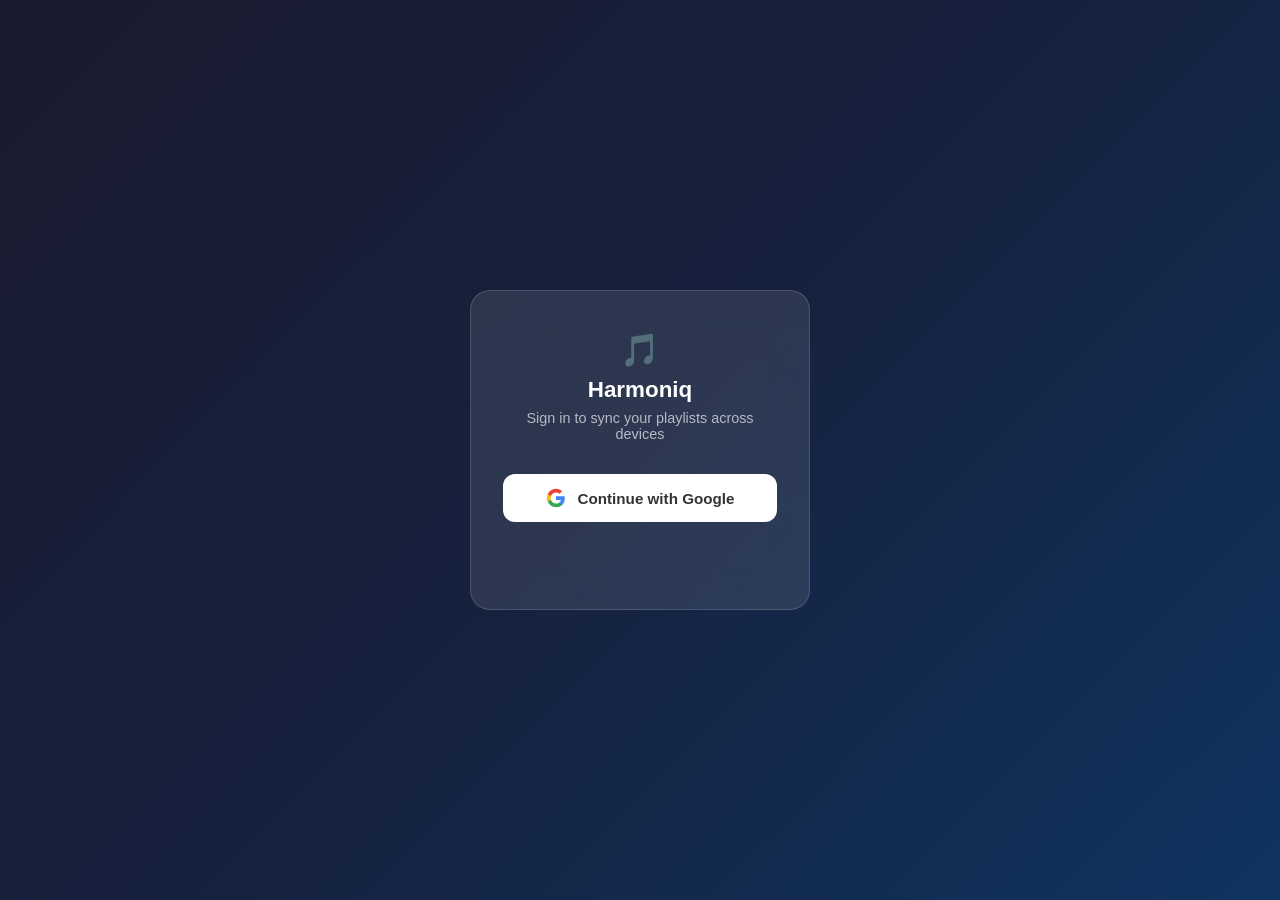
<file: claudeHarmoniq/harmoniq-complete/chrome-extension/auth.html>
<!DOCTYPE html>
<html lang="en">
<head>
    <meta charset="UTF-8">
    <title>Harmoniq — Sign In</title>
    <style>
        * { margin: 0; padding: 0; box-sizing: border-box; }
        body {
            font-family: -apple-system, BlinkMacSystemFont, 'Segoe UI', sans-serif;
            background: linear-gradient(135deg, #1a1a2e, #16213e, #0f3460);
            color: white;
            display: flex;
            justify-content: center;
            align-items: center;
            min-height: 100vh;
        }
        .card {
            background: rgba(255,255,255,0.1);
            border: 1px solid rgba(255,255,255,0.15);
            border-radius: 20px;
            padding: 2.5rem 2rem;
            width: 340px;
            text-align: center;
            backdrop-filter: blur(20px);
        }
        .logo { font-size: 2rem; margin-bottom: 0.5rem; }
        h2 { font-size: 1.4rem; margin-bottom: 0.4rem; }
        .sub { opacity: 0.65; font-size: 0.9rem; margin-bottom: 2rem; }
        .btn-google {
            display: flex;
            align-items: center;
            justify-content: center;
            gap: 0.75rem;
            width: 100%;
            padding: 0.9rem;
            background: white;
            color: #333;
            border: none;
            border-radius: 12px;
            font-size: 0.95rem;
            font-weight: 600;
            cursor: pointer;
            transition: opacity 0.2s, transform 0.1s;
        }
        .btn-google:hover { opacity: 0.92; }
        .btn-google:active { transform: scale(0.98); }
        .btn-google:disabled { opacity: 0.5; cursor: not-allowed; }
        #status { margin-top: 1.5rem; font-size: 0.9rem; min-height: 1.4rem; }
        .success { color: #68D391; }
        .error { color: #FC8181; }
    </style>
</head>
<body>
    <div class="card">
        <div class="logo">&#127925;</div>
        <h2>Harmoniq</h2>
        <p class="sub">Sign in to sync your playlists across devices</p>
        <button class="btn-google" id="googleBtn">
            <svg width="20" height="20" viewBox="0 0 24 24">
                <path fill="#4285F4" d="M22.56 12.25c0-.78-.07-1.53-.2-2.25H12v4.26h5.92c-.26 1.37-1.04 2.53-2.21 3.31v2.77h3.57c2.08-1.92 3.28-4.74 3.28-8.09z"/>
                <path fill="#34A853" d="M12 23c2.97 0 5.46-.98 7.28-2.66l-3.57-2.77c-.98.66-2.23 1.06-3.71 1.06-2.86 0-5.29-1.93-6.16-4.53H2.18v2.84C3.99 20.53 7.7 23 12 23z"/>
                <path fill="#FBBC05" d="M5.84 14.09c-.22-.66-.35-1.36-.35-2.09s.13-1.43.35-2.09V7.07H2.18C1.43 8.55 1 10.22 1 12s.43 3.45 1.18 4.93l3.66-2.84z"/>
                <path fill="#EA4335" d="M12 5.38c1.62 0 3.06.56 4.21 1.64l3.15-3.15C17.45 2.09 14.97 1 12 1 7.7 1 3.99 3.47 2.18 7.07l3.66 2.84c.87-2.6 3.3-4.53 6.16-4.53z"/>
            </svg>
            Continue with Google
        </button>
        <p id="status"></p>
    </div>
    <script src="firebase-app-compat.js"></script>
    <script src="firebase-auth-compat.js"></script>
    <script src="firebase-firestore-compat.js"></script>
    <script src="firebaseConfig.js"></script>
    <script src="auth.js"></script>
</body>
</html>
</file>
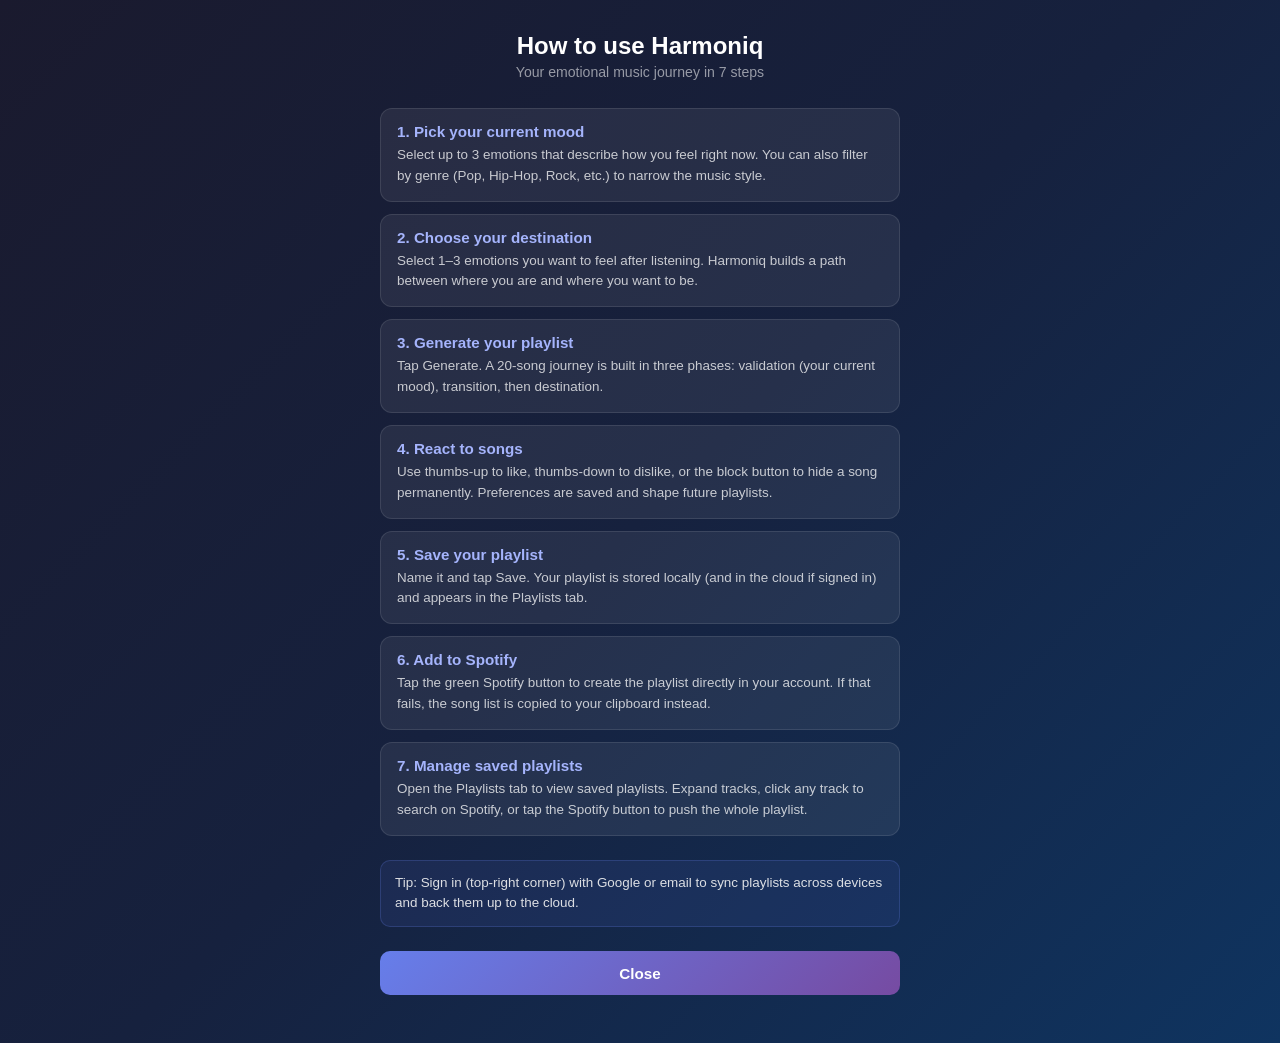
<file: claudeHarmoniq/harmoniq-complete/chrome-extension/instructions.html>
<!DOCTYPE html>
<html lang="en">
<head>
    <meta charset="UTF-8">
    <meta name="viewport" content="width=device-width, initial-scale=1.0">
    <title>Harmoniq — How to Use</title>
    <style>
        * { margin: 0; padding: 0; box-sizing: border-box; }
        body {
            font-family: -apple-system, BlinkMacSystemFont, 'Segoe UI', sans-serif;
            background: linear-gradient(135deg, #1a1a2e 0%, #16213e 50%, #0f3460 100%);
            color: white;
            min-height: 100vh;
            padding: 2rem 1rem 3rem;
        }
        .page { max-width: 520px; margin: 0 auto; }
        h1 { font-size: 1.5rem; text-align: center; margin-bottom: 0.25rem; }
        .sub { text-align: center; opacity: 0.55; font-size: 0.88rem; margin-bottom: 1.75rem; }

        .steps { display: flex; flex-direction: column; gap: 12px; }
        .step {
            background: rgba(255,255,255,0.07);
            border: 1px solid rgba(255,255,255,0.1);
            border-radius: 12px;
            padding: 14px 16px;
        }
        .step h3 {
            font-size: 0.95rem;
            margin-bottom: 5px;
            color: #a5b4fc;
        }
        .step p {
            font-size: 0.84rem;
            opacity: 0.75;
            line-height: 1.55;
        }

        .tip {
            margin-top: 1.5rem;
            background: rgba(102,126,234,0.12);
            border: 1px solid rgba(102,126,234,0.28);
            border-radius: 10px;
            padding: 12px 14px;
            font-size: 0.84rem;
            opacity: 0.85;
            line-height: 1.55;
        }

        .close-btn {
            display: block;
            width: 100%;
            margin-top: 1.5rem;
            padding: 0.85rem;
            background: linear-gradient(135deg, #667eea, #764ba2);
            color: white;
            border: none;
            border-radius: 10px;
            font-size: 0.95rem;
            font-weight: 600;
            cursor: pointer;
        }
        .close-btn:hover { opacity: 0.9; }
    </style>
</head>
<body>
    <div class="page">
        <h1>How to use Harmoniq</h1>
        <p class="sub">Your emotional music journey in 7 steps</p>

        <div class="steps">
            <div class="step">
                <h3>1. Pick your current mood</h3>
                <p>Select up to 3 emotions that describe how you feel right now. You can also filter by genre (Pop, Hip-Hop, Rock, etc.) to narrow the music style.</p>
            </div>
            <div class="step">
                <h3>2. Choose your destination</h3>
                <p>Select 1–3 emotions you want to feel after listening. Harmoniq builds a path between where you are and where you want to be.</p>
            </div>
            <div class="step">
                <h3>3. Generate your playlist</h3>
                <p>Tap Generate. A 20-song journey is built in three phases: validation (your current mood), transition, then destination.</p>
            </div>
            <div class="step">
                <h3>4. React to songs</h3>
                <p>Use thumbs-up to like, thumbs-down to dislike, or the block button to hide a song permanently. Preferences are saved and shape future playlists.</p>
            </div>
            <div class="step">
                <h3>5. Save your playlist</h3>
                <p>Name it and tap Save. Your playlist is stored locally (and in the cloud if signed in) and appears in the Playlists tab.</p>
            </div>
            <div class="step">
                <h3>6. Add to Spotify</h3>
                <p>Tap the green Spotify button to create the playlist directly in your account. If that fails, the song list is copied to your clipboard instead.</p>
            </div>
            <div class="step">
                <h3>7. Manage saved playlists</h3>
                <p>Open the Playlists tab to view saved playlists. Expand tracks, click any track to search on Spotify, or tap the Spotify button to push the whole playlist.</p>
            </div>
        </div>

        <div class="tip">
            Tip: Sign in (top-right corner) with Google or email to sync playlists across devices and back them up to the cloud.
        </div>

        <button class="close-btn" onclick="window.close()">Close</button>
    </div>
</body>
</html>
</file>
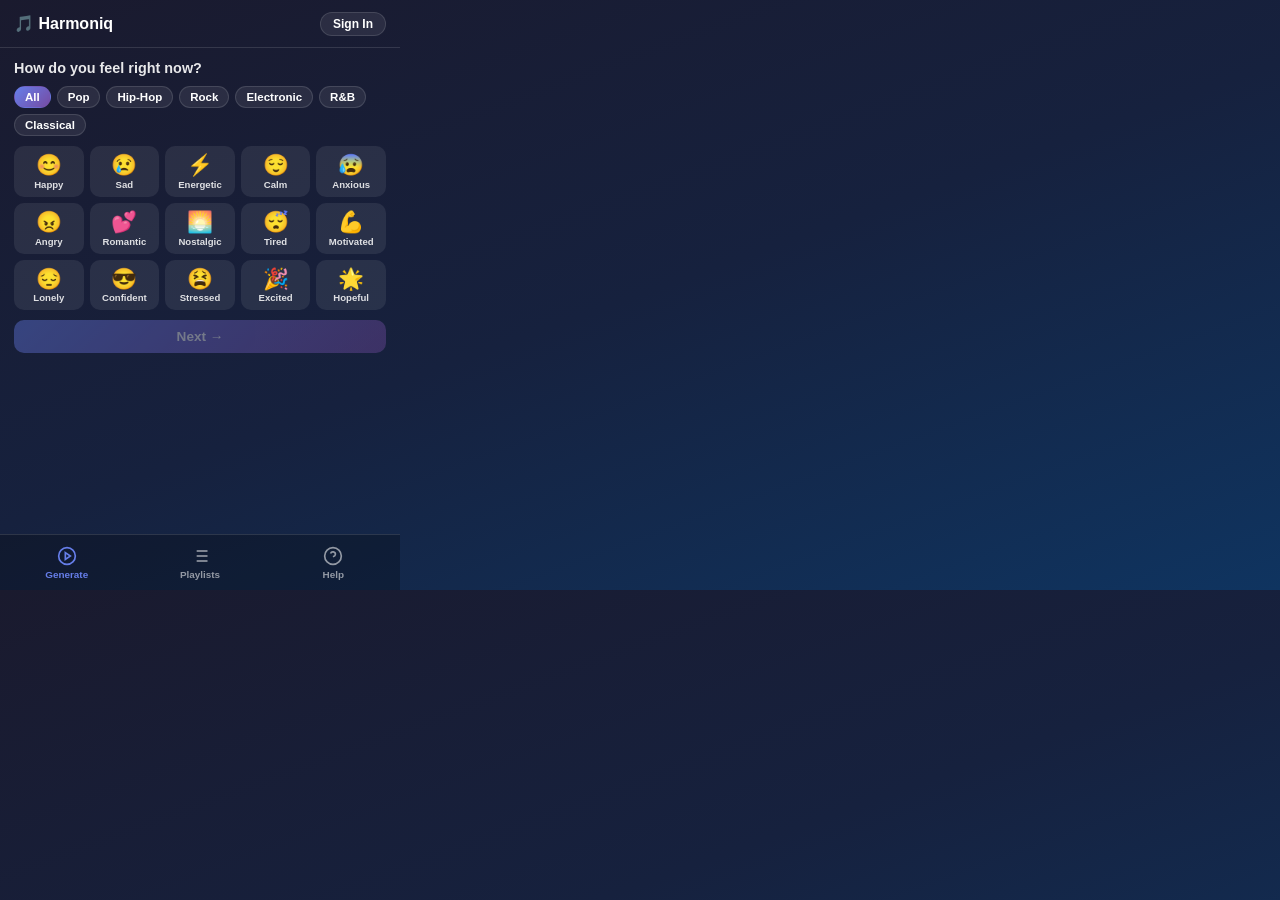
<file: claudeHarmoniq/harmoniq-complete/chrome-extension/popup-v2.html>
<!DOCTYPE html>
<html lang="en">
<head>
    <meta charset="UTF-8">
    <title>Harmoniq</title>
    <link rel="stylesheet" href="popup-v2.css">
</head>
<body>

<!-- Auth Modal -->
<div id="authModal" class="modal hidden">
    <div class="modal-box">
        <button id="closeAuthModal" class="modal-close">&#10005;</button>
        <h3 class="modal-title">Harmoniq Account</h3>

        <div id="authSignedOut">
            <button id="googleSignInBtn" class="btn-google">
                <svg width="18" height="18" viewBox="0 0 24 24">
                    <path fill="#4285F4" d="M22.56 12.25c0-.78-.07-1.53-.2-2.25H12v4.26h5.92c-.26 1.37-1.04 2.53-2.21 3.31v2.77h3.57c2.08-1.92 3.28-4.74 3.28-8.09z"/>
                    <path fill="#34A853" d="M12 23c2.97 0 5.46-.98 7.28-2.66l-3.57-2.77c-.98.66-2.23 1.06-3.71 1.06-2.86 0-5.29-1.93-6.16-4.53H2.18v2.84C3.99 20.53 7.7 23 12 23z"/>
                    <path fill="#FBBC05" d="M5.84 14.09c-.22-.66-.35-1.36-.35-2.09s.13-1.43.35-2.09V7.07H2.18C1.43 8.55 1 10.22 1 12s.43 3.45 1.18 4.93l3.66-2.84z"/>
                    <path fill="#EA4335" d="M12 5.38c1.62 0 3.06.56 4.21 1.64l3.15-3.15C17.45 2.09 14.97 1 12 1 7.7 1 3.99 3.47 2.18 7.07l3.66 2.84c.87-2.6 3.3-4.53 6.16-4.53z"/>
                </svg>
                Continue with Google
            </button>
            <div class="modal-divider"></div>
            <div class="spotify-modal-section" id="spotifyModalSignedOut">
                <div id="spotifyConnectedSignedOut" class="spotify-connected-row hidden">
                    <span class="sp-connected-dot"></span>
                    <span class="sp-connected-label">Spotify connected</span>
                    <button id="disconnectSpotifyBtnSignedOut" class="sp-disconnect-btn">Disconnect</button>
                </div>
                <div id="spotifyDisconnectedSignedOut">
                    <button id="connectSpotifyBtnSignedOut" class="btn-spotify-modal">
                        <svg width="16" height="16" viewBox="0 0 24 24" fill="currentColor"><path d="M12 0C5.4 0 0 5.4 0 12s5.4 12 12 12 12-5.4 12-12S18.66 0 12 0zm5.521 17.34c-.24.359-.66.48-1.021.24-2.82-1.74-6.36-2.101-10.561-1.141-.418.122-.779-.179-.899-.539-.12-.421.18-.78.54-.9 4.56-1.021 8.52-.6 11.64 1.32.42.18.479.659.301 1.02zm1.44-3.3c-.301.42-.841.6-1.262.3-3.239-1.98-8.159-2.58-11.939-1.38-.479.12-1.02-.12-1.14-.6-.12-.48.12-1.021.6-1.141C9.6 9.9 15 10.561 18.72 12.84c.361.181.54.78.241 1.2zm.12-3.36C15.24 8.4 8.82 8.16 5.16 9.301c-.6.179-1.2-.181-1.38-.721-.18-.601.18-1.2.72-1.381 4.26-1.26 11.28-1.02 15.721 1.621.539.3.719 1.02.419 1.56-.299.421-1.02.599-1.559.3z"/></svg>
                        Connect Spotify
                    </button>
                    <p class="sp-hint-text">Connect Spotify to get live song recommendations</p>
                    <details class="sp-setup">
                        <summary class="sp-setup-toggle">First time? Setup guide</summary>
                        <div class="sp-setup-body">
                            <p class="sp-setup-text">Add this redirect URI in your <strong>Spotify Developer Dashboard</strong> → Edit Settings → Redirect URIs:</p>
                            <div class="sp-uri-row">
                                <span class="sp-redirect-uri" id="redirectUriDisplayOut">Loading...</span>
                                <button class="sp-copy-uri-btn" data-target="redirectUriDisplayOut">Copy</button>
                            </div>
                        </div>
                    </details>
                </div>
            </div>
        </div>

        <div id="authSignedIn" class="hidden">
            <div class="user-info">
                <div class="user-avatar" id="userAvatar">U</div>
                <div>
                    <div class="user-email" id="userEmail"></div>
                    <div class="user-label">Signed in with Google</div>
                </div>
            </div>
            <div class="modal-divider"></div>
            <div class="spotify-modal-section">
                <div id="spotifyModalConnected" class="spotify-connected-row hidden">
                    <span class="sp-connected-dot"></span>
                    <span class="sp-connected-label">Spotify connected</span>
                    <button id="disconnectSpotifyBtn" class="sp-disconnect-btn">Disconnect</button>
                </div>
                <div id="spotifyModalDisconnected">
                    <button id="modalConnectSpotifyBtn" class="btn-spotify-modal">
                        <svg width="16" height="16" viewBox="0 0 24 24" fill="currentColor"><path d="M12 0C5.4 0 0 5.4 0 12s5.4 12 12 12 12-5.4 12-12S18.66 0 12 0zm5.521 17.34c-.24.359-.66.48-1.021.24-2.82-1.74-6.36-2.101-10.561-1.141-.418.122-.779-.179-.899-.539-.12-.421.18-.78.54-.9 4.56-1.021 8.52-.6 11.64 1.32.42.18.479.659.301 1.02zm1.44-3.3c-.301.42-.841.6-1.262.3-3.239-1.98-8.159-2.58-11.939-1.38-.479.12-1.02-.12-1.14-.6-.12-.48.12-1.021.6-1.141C9.6 9.9 15 10.561 18.72 12.84c.361.181.54.78.241 1.2zm.12-3.36C15.24 8.4 8.82 8.16 5.16 9.301c-.6.179-1.2-.181-1.38-.721-.18-.601.18-1.2.72-1.381 4.26-1.26 11.28-1.02 15.721 1.621.539.3.719 1.02.419 1.56-.299.421-1.02.599-1.559.3z"/></svg>
                        Connect Spotify
                    </button>
                    <p class="sp-hint-text">Connect Spotify to get live song recommendations</p>
                    <details class="sp-setup">
                        <summary class="sp-setup-toggle">First time? Setup guide</summary>
                        <div class="sp-setup-body">
                            <p class="sp-setup-text">Add this redirect URI in your <strong>Spotify Developer Dashboard</strong> → Edit Settings → Redirect URIs:</p>
                            <div class="sp-uri-row">
                                <span class="sp-redirect-uri" id="redirectUriDisplayIn">Loading...</span>
                                <button class="sp-copy-uri-btn" data-target="redirectUriDisplayIn">Copy</button>
                            </div>
                        </div>
                    </details>
                </div>
            </div>
            <button id="signOutBtn" class="btn-secondary w100">Sign Out</button>
        </div>
    </div>
</div>

<!-- Header -->
<header class="app-header">
    <span class="app-title">&#127925; Harmoniq</span>
    <button id="authBtn" class="btn-auth-pill">Sign In</button>
</header>

<!-- Panels -->
<main class="panels">

    <!-- GENERATE PANEL -->
    <div id="panelGenerate" class="panel active">

        <!-- Step 1: Current mood -->
        <div id="step1" class="step">
            <p class="step-q">How do you feel right now?</p>
            <div class="genre-chips" id="genreChips"></div>
            <div class="emotion-grid" id="currentEmotionGrid"></div>
            <button id="nextBtn" class="btn-primary" disabled>Next &#8594;</button>
        </div>

        <!-- Step 2: Target mood -->
        <div id="step2" class="step hidden">
            <p class="step-q">Where do you want to be?</p>
            <div class="emotion-grid" id="targetEmotionGrid"></div>
            <div class="step2-actions">
                <button id="backBtn" class="btn-secondary">&#8592; Back</button>
                <button id="generateBtn" class="btn-primary" disabled>Generate</button>
            </div>
        </div>

        <!-- Step 3: Results -->
        <div id="step3" class="step hidden">

            <!-- Loading -->
            <div id="loading" class="center-col hidden">
                <div class="spinner"></div>
                <p class="muted" id="loadingMsg">Creating your journey...</p>
            </div>

            <!-- Results -->
            <div id="results" class="hidden">
                <div class="journey-bar">
                    <span id="journeyFrom" class="journey-emotions"></span>
                    <span class="journey-arrow">&#8594;</span>
                    <span id="journeyTo" class="journey-emotions"></span>
                    <span id="playlistSourceBadge" class="source-badge local hidden"></span>
                </div>

                <!-- Spotify connect banner (shown when no Spotify token) -->
                <div id="spotifyConnectBanner" class="sp-connect-banner hidden">
                    <span>Connect Spotify for live recommendations</span>
                    <button id="connectSpotifyBtn" class="btn-sp-connect">Connect</button>
                </div>

                <input id="playlistName" type="text" class="name-input" placeholder="Playlist name...">
                <div class="filter-row">
                    <span class="filter-label">Genre:</span>
                    <div id="resultGenreChips" class="genre-chips small"></div>
                </div>
                <div id="trackList" class="track-list"></div>

                <!-- Now-playing bar -->
                <div id="nowPlayingBar" class="now-playing-bar hidden">
                    <span class="np-icon">▶</span>
                    <span id="nowPlayingTitle" class="np-title"></span>
                    <button id="stopPreviewBtn" class="np-stop">■</button>
                </div>

                <div class="result-actions">
                    <button id="saveBtn" class="btn-primary">💾 Save</button>
                    <button id="createSpotifyBtn" class="btn-spotify">🎵 Export to Spotify</button>
                    <button id="startOverBtn" class="btn-icon" title="Start over">↺</button>
                </div>
            </div>
        </div>

    </div>

    <!-- PLAYLISTS PANEL -->
    <div id="panelPlaylists" class="panel hidden">
        <p class="panel-title">My Playlists</p>
        <div id="savedPlaylists" class="saved-list"></div>
    </div>

    <!-- HELP PANEL -->
    <div id="panelHelp" class="panel hidden">
        <p class="panel-title">How to use Harmoniq</p>
        <div class="help-steps">
            <div class="help-step">
                <span class="help-num">1</span>
                <div>
                    <strong>Pick your current mood</strong>
                    <p>Select up to 3 emotions that describe how you feel. Use the genre chips above to filter by music style.</p>
                </div>
            </div>
            <div class="help-step">
                <span class="help-num">2</span>
                <div>
                    <strong>Choose your destination</strong>
                    <p>Select 1–3 emotions you want to feel after listening. Harmoniq builds a path between where you are and where you want to be.</p>
                </div>
            </div>
            <div class="help-step">
                <span class="help-num">3</span>
                <div>
                    <strong>Generate your playlist</strong>
                    <p>Tap Generate. A 20-song journey is built in three phases: validation (current mood), transition, and destination.</p>
                </div>
            </div>
            <div class="help-step">
                <span class="help-num">4</span>
                <div>
                    <strong>React to songs</strong>
                    <p>Use 👍 to like, 👎 to dislike, or 🚫 to block a song. Preferences are saved and shape future playlists.</p>
                </div>
            </div>
            <div class="help-step">
                <span class="help-num">5</span>
                <div>
                    <strong>Save your playlist</strong>
                    <p>Name it and tap Save. It appears in the Playlists tab. Tap 🎵 there to export any saved playlist to Spotify via TuneMyMusic.</p>
                </div>
            </div>
            <div class="help-step">
                <span class="help-num">6</span>
                <div>
                    <strong>Export to Spotify</strong>
                    <p>Tap the 🎵 Export to Spotify button. Your song list is copied to your clipboard and TuneMyMusic opens automatically. Then:</p>
                    <ol style="margin-top:6px; padding-left:16px; opacity:0.8; font-size:0.82rem; line-height:1.7;">
                        <li>On TuneMyMusic, click <strong>Source</strong> → <strong>Insert text</strong></li>
                        <li>Paste your clipboard (Ctrl+V or ⌘+V)</li>
                        <li>Click <strong>Destination</strong> → choose <strong>Spotify</strong></li>
                        <li>Sign in to Spotify if prompted</li>
                        <li>Click <strong>Start Moving My Music</strong></li>
                    </ol>
                </div>
            </div>
            <div class="help-step">
                <span class="help-num">7</span>
                <div>
                    <strong>Sync across devices</strong>
                    <p>Sign in (top-right) with Google or email to back up playlists to the cloud and access them anywhere.</p>
                </div>
            </div>
        </div>
        <button id="fullHelpBtn" class="btn-secondary help-newtab-btn">Open in new tab ↗</button>
    </div>

</main>

<!-- Bottom Nav -->
<nav class="bottom-nav">
    <button class="nav-btn active" data-panel="Generate">
        <svg width="20" height="20" viewBox="0 0 24 24" fill="none" stroke="currentColor" stroke-width="2">
            <circle cx="12" cy="12" r="10"/><polygon points="10 8 16 12 10 16 10 8"/>
        </svg>
        <span>Generate</span>
    </button>
    <button class="nav-btn" data-panel="Playlists">
        <svg width="20" height="20" viewBox="0 0 24 24" fill="none" stroke="currentColor" stroke-width="2">
            <line x1="8" y1="6" x2="21" y2="6"/><line x1="8" y1="12" x2="21" y2="12"/><line x1="8" y1="18" x2="21" y2="18"/>
            <line x1="3" y1="6" x2="3.01" y2="6"/><line x1="3" y1="12" x2="3.01" y2="12"/><line x1="3" y1="18" x2="3.01" y2="18"/>
        </svg>
        <span>Playlists</span>
    </button>
    <button class="nav-btn" data-panel="Help">
        <svg width="20" height="20" viewBox="0 0 24 24" fill="none" stroke="currentColor" stroke-width="2">
            <circle cx="12" cy="12" r="10"/>
            <path d="M9.09 9a3 3 0 0 1 5.83 1c0 2-3 3-3 3"/>
            <line x1="12" y1="17" x2="12.01" y2="17"/>
        </svg>
        <span>Help</span>
    </button>
</nav>

<!-- Notification toast -->
<div id="notification" class="toast hidden"></div>

<!-- Global Spotify progress overlay (used from any panel) -->
<div id="spGlobalModal" class="sp-global-modal hidden">
    <div class="sp-global-box">
        <div class="sp-global-icon">🎵</div>
        <p id="spGlobalMsg" class="sp-msg">Connecting to Spotify...</p>
        <div class="sp-bar"><div class="sp-fill" id="spGlobalFill"></div></div>
        <p id="spGlobalStats" class="muted small"></p>
    </div>
</div>

<!-- Firebase (local bundles — MV3 blocks remote scripts) -->
<script src="firebase-app-compat.js"></script>
<script src="firebase-auth-compat.js"></script>
<script src="firebase-firestore-compat.js"></script>
<!-- App -->
<script src="config.js"></script>
<script src="emotionMetadata.js"></script>
<script src="musicData.js"></script>
<script src="emotionTransitions.js"></script>
<script src="playlistStorage.js"></script>
<script src="firebaseConfig.js"></script>
<script src="authSystem.js"></script>
<script src="cloudStorage.js"></script>
<script src="spotifyAPI.js"></script>
<script src="spotifyRecommendations.js"></script>
<script src="popup-v2.js"></script>
</body>
</html>
</file>
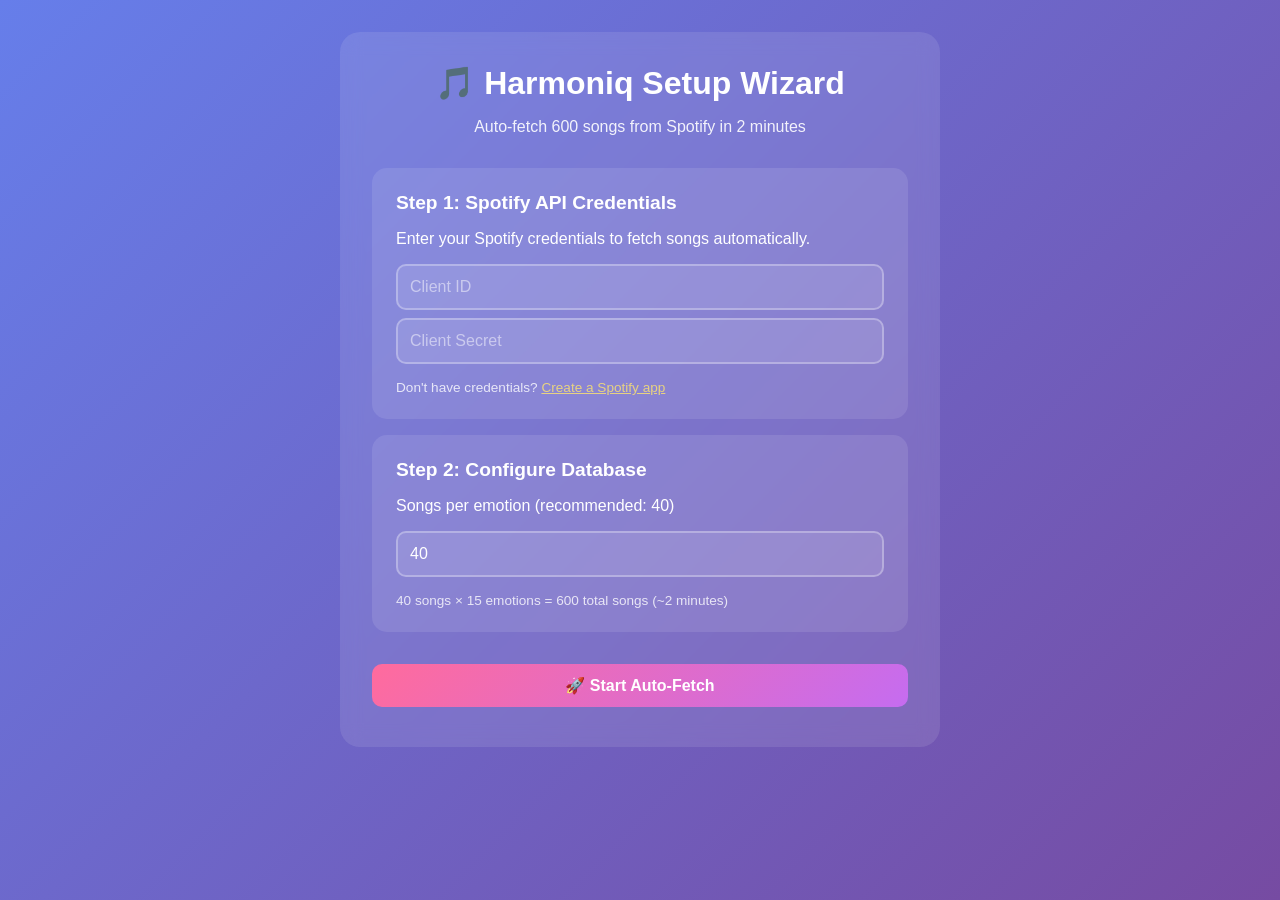
<file: claudeHarmoniq/harmoniq-complete/chrome-extension/setupWizard.html>
<!DOCTYPE html>
<html lang="en">
<head>
    <meta charset="UTF-8">
    <title>Harmoniq Setup Wizard</title>
    <style>
        * { margin: 0; padding: 0; box-sizing: border-box; }
        body { font-family: -apple-system, BlinkMacSystemFont, 'Segoe UI', sans-serif; background: linear-gradient(135deg, #667eea 0%, #764ba2 100%); color: white; padding: 2rem; min-height: 100vh; }
        .container { max-width: 600px; margin: 0 auto; background: rgba(255,255,255,0.1); backdrop-filter: blur(10px); border-radius: 20px; padding: 2rem; }
        h1 { text-align: center; margin-bottom: 1rem; font-size: 2rem; }
        .tagline { text-align: center; margin-bottom: 2rem; opacity: 0.9; }
        .step { background: rgba(255,255,255,0.1); border-radius: 15px; padding: 1.5rem; margin-bottom: 1rem; }
        .step h2 { font-size: 1.2rem; margin-bottom: 1rem; }
        input, button { width: 100%; padding: 0.75rem; border-radius: 10px; border: 2px solid rgba(255,255,255,0.3); font-size: 1rem; margin-bottom: 0.5rem; }
        input { background: rgba(255,255,255,0.1); color: white; }
        input::placeholder { color: rgba(255,255,255,0.5); }
        button { background: linear-gradient(135deg, #FF6B9D, #C56CF0); color: white; border: none; cursor: pointer; font-weight: bold; margin-top: 1rem; }
        button:hover:not(:disabled) { transform: translateY(-2px); }
        button:disabled { opacity: 0.5; cursor: not-allowed; }
        .progress { display: none; margin: 2rem 0; }
        .progress.active { display: block; }
        .progress-bar { height: 20px; background: rgba(255,255,255,0.2); border-radius: 10px; overflow: hidden; margin-bottom: 1rem; }
        .progress-fill { height: 100%; background: linear-gradient(90deg, #4FACFE, #00F2FE); width: 0%; transition: width 0.3s; }
        .success { display: none; text-align: center; padding: 2rem; }
        .success.active { display: block; }
        .help-text { font-size: 0.85rem; opacity: 0.8; margin-top: 0.5rem; }
        a { color: #FFE66D; text-decoration: underline; }
    </style>
</head>
<body>
    <div class="container">
        <h1>🎵 Harmoniq Setup Wizard</h1>
        <p class="tagline">Auto-fetch 600 songs from Spotify in 2 minutes</p>
        <div id="setupForm">
            <div class="step">
                <h2>Step 1: Spotify API Credentials</h2>
                <p style="margin-bottom:1rem;">Enter your Spotify credentials to fetch songs automatically.</p>
                <input type="text" id="clientId" placeholder="Client ID">
                <input type="password" id="clientSecret" placeholder="Client Secret">
                <p class="help-text">Don't have credentials? <a href="https://developer.spotify.com/dashboard" target="_blank">Create a Spotify app</a></p>
            </div>
            <div class="step">
                <h2>Step 2: Configure Database</h2>
                <p style="margin-bottom:1rem;">Songs per emotion (recommended: 40)</p>
                <input type="number" id="songsPerEmotion" value="40" min="20" max="100">
                <p class="help-text">40 songs × 15 emotions = 600 total songs (~2 minutes)</p>
            </div>
            <button id="startBtn">🚀 Start Auto-Fetch</button>
        </div>
        <div class="progress" id="progress">
            <div class="progress-bar"><div class="progress-fill" id="progressFill"></div></div>
            <div style="text-align:center;"><p id="progressText">Fetching songs...</p></div>
        </div>
        <div class="success" id="success">
            <h1 style="font-size:4rem;margin-bottom:1rem;">✅</h1>
            <h2>Database Created!</h2>
            <p style="margin:1rem 0;">Your music database has been populated.</p>
            <button id="downloadBtn">📥 Download musicData.js</button>
            <p class="help-text" style="margin-top:1rem;">Replace the old musicData.js in your extension folder, then reload.</p>
        </div>
    </div>
    <script src="songFetcher.js"></script>
    <script>
        let generatedDatabase = null;
        document.getElementById('startBtn').addEventListener('click', async () => {
            const clientId = document.getElementById('clientId').value.trim();
            const clientSecret = document.getElementById('clientSecret').value.trim();
            const songsPerEmotion = parseInt(document.getElementById('songsPerEmotion').value);
            if (!clientId || !clientSecret) { alert('Please enter both credentials'); return; }
            songFetcher.clientId = clientId;
            songFetcher.clientSecret = clientSecret;
            document.getElementById('setupForm').style.display = 'none';
            document.getElementById('progress').classList.add('active');
            try {
                const emotions = Object.keys(songFetcher.emotionQueries);
                let completed = 0;
                const database = {};
                for (const emotion of emotions) {
                    document.getElementById('progressText').textContent = `Fetching ${emotion} songs...`;
                    database[emotion] = await songFetcher.getCuratedPlaylist(emotion, songsPerEmotion);
                    completed++;
                    document.getElementById('progressFill').style.width = (completed / emotions.length * 100) + '%';
                    document.getElementById('progressText').textContent = `${completed}/${emotions.length} emotions completed`;
                    await songFetcher.delay(500);
                }
                generatedDatabase = database;
                await songFetcher.saveDatabaseToStorage(database);
                document.getElementById('progress').classList.remove('active');
                document.getElementById('success').classList.add('active');
            } catch (error) {
                alert('Failed: ' + error.message);
                document.getElementById('setupForm').style.display = 'block';
                document.getElementById('progress').classList.remove('active');
            }
        });
        document.getElementById('downloadBtn').addEventListener('click', () => {
            if (generatedDatabase) songFetcher.downloadAsFile(generatedDatabase);
        });
    </script>
</body>
</html>
</file>
<file: claudeHarmoniq/harmoniq-complete/website/styles.css>
/* ============================================
   HARMONIQ WEBSITE - Distinctive Design
   ============================================ */
*{margin:0;padding:0;box-sizing:border-box}
:root{--primary:#667eea;--secondary:#764ba2;--accent:#FF6B9D;--dark:#0f0f1a;--text:#e0e0e0;--muted:#888;--gradient:linear-gradient(135deg,#667eea,#764ba2);--card:rgba(255,255,255,0.05)}
body{font-family:'DM Sans',sans-serif;background:var(--dark);color:var(--text);line-height:1.6;overflow-x:hidden}
.container{max-width:1140px;margin:0 auto;padding:0 2rem}

/* NAV */
.navbar{position:fixed;top:0;left:0;right:0;z-index:100;padding:1rem 0;transition:all .3s;background:rgba(15,15,26,.8);backdrop-filter:blur(12px)}
.nav-content{display:flex;justify-content:space-between;align-items:center}
.logo{font-family:'Playfair Display',serif;font-size:1.5rem;font-weight:800;color:white;display:flex;align-items:center;gap:.5rem}
.nav-links{display:flex;gap:2rem;align-items:center}
.nav-links a{color:var(--muted);text-decoration:none;font-weight:500;transition:color .3s}
.nav-links a:hover{color:white}
.btn-nav{background:var(--gradient);color:white!important;padding:.5rem 1.5rem;border-radius:50px}
.btn-nav-signup{color:white!important;padding:.5rem 1.25rem;border-radius:50px;border:1px solid rgba(255,255,255,.25);transition:all .3s!important}
.btn-nav-signup:hover{border-color:white!important;background:rgba(255,255,255,.08)}
.mobile-menu{display:none;flex-direction:column;gap:5px;background:none;border:none;cursor:pointer;z-index:110;position:relative}
.mobile-menu span{width:24px;height:2px;background:white;border-radius:1px;transition:all .3s}
.mobile-menu.open span:nth-child(1){transform:translateY(7px) rotate(45deg)}
.mobile-menu.open span:nth-child(2){opacity:0;transform:scaleX(0)}
.mobile-menu.open span:nth-child(3){transform:translateY(-7px) rotate(-45deg)}

/* HERO */
.hero{position:relative;min-height:100vh;display:flex;align-items:center;padding:8rem 0 5rem;overflow:hidden}
.hero-bg{position:absolute;inset:0;background:radial-gradient(ellipse at 30% 50%,rgba(102,126,234,.15),transparent 60%),radial-gradient(ellipse at 70% 80%,rgba(118,75,162,.1),transparent 50%);z-index:-1}
.hero-grid{display:grid;grid-template-columns:1fr 1fr;gap:4rem;align-items:center}
.hero-text h1{font-family:'Playfair Display',serif;font-size:3.8rem;font-weight:800;line-height:1.15;color:white;margin-bottom:1.5rem}
.gradient-text{background:var(--gradient);-webkit-background-clip:text;-webkit-text-fill-color:transparent;background-clip:text}
.hero-sub{font-size:1.15rem;color:var(--muted);margin-bottom:2.5rem;line-height:1.8;max-width:500px}
.hero-btns{display:flex;gap:1rem;margin-bottom:3rem;flex-wrap:wrap}
.btn-hero-primary{background:var(--gradient);color:white;padding:1rem 2rem;border-radius:50px;text-decoration:none;font-weight:600;transition:all .3s;box-shadow:0 4px 20px rgba(102,126,234,.3)}
.btn-hero-primary:hover{transform:translateY(-3px);box-shadow:0 8px 30px rgba(102,126,234,.4)}
.btn-hero-secondary{color:var(--muted);padding:1rem 2rem;border:1px solid rgba(255,255,255,.15);border-radius:50px;text-decoration:none;font-weight:500;transition:all .3s}
.btn-hero-secondary:hover{border-color:white;color:white}
.hero-stats{display:flex;gap:3rem}
.stat strong{display:block;font-size:2.2rem;font-weight:800;background:var(--gradient);-webkit-background-clip:text;-webkit-text-fill-color:transparent;background-clip:text}
.stat span{font-size:.85rem;color:var(--muted)}

/* PHONE MOCKUP */
.hero-visual{display:flex;justify-content:center}
.phone{width:280px;background:linear-gradient(135deg,#667eea,#764ba2);border-radius:36px;padding:12px;box-shadow:0 30px 80px rgba(0,0,0,.5);animation:float 6s ease-in-out infinite}
@keyframes float{0%,100%{transform:translateY(0)}50%{transform:translateY(-18px)}}
.phone-screen{background:var(--dark);border-radius:26px;padding:1.5rem;height:520px;overflow:hidden}
.phone-header{text-align:center;font-family:'Playfair Display',serif;font-size:1.3rem;font-weight:700;color:white;margin-bottom:1.5rem}
.phone-journey{display:flex;align-items:center;justify-content:center;gap:1rem;margin-bottom:1.5rem}
.phone-emotion{background:var(--card);border:1px solid rgba(255,255,255,.1);border-radius:12px;padding:.75rem 1rem;text-align:center;font-size:1.5rem;color:var(--muted)}
.phone-emotion.active{background:var(--gradient);border-color:transparent;color:white}
.phone-emotion small{font-size:.7rem;display:block;margin-top:.25rem}
.phone-arrow{color:var(--primary);font-size:1.5rem;font-weight:700}
.phone-tracks{display:flex;flex-direction:column;gap:.6rem}
.phone-track{display:flex;align-items:center;gap:.75rem;padding:.75rem;background:var(--card);border-radius:10px}
.dot{width:10px;height:10px;background:var(--primary);border-radius:50%;flex-shrink:0}
.lines{flex:1}
.line1{height:8px;background:linear-gradient(90deg,var(--primary),rgba(102,126,234,.2));border-radius:4px;margin-bottom:.4rem;width:80%}
.line2{height:6px;background:rgba(255,255,255,.08);border-radius:3px;width:55%}

/* SECTIONS */
.section-head{text-align:center;margin-bottom:4rem}
.section-head h2{font-family:'Playfair Display',serif;font-size:2.5rem;font-weight:800;color:white;margin-bottom:.75rem}
.section-head p{color:var(--muted);font-size:1.05rem}

/* FEATURES */
.features{padding:6rem 0;background:rgba(255,255,255,.02)}
.features-grid{display:grid;grid-template-columns:repeat(3,1fr);gap:1.5rem}
.feature{background:var(--card);border:1px solid rgba(255,255,255,.06);border-radius:20px;padding:2rem;transition:all .3s}
.feature:hover{transform:translateY(-5px);border-color:rgba(102,126,234,.3);box-shadow:0 10px 40px rgba(0,0,0,.2)}
.feature-icon{font-size:2.5rem;margin-bottom:1rem}
.feature h3{font-size:1.15rem;font-weight:700;color:white;margin-bottom:.75rem}
.feature p{color:var(--muted);font-size:.95rem;line-height:1.7}

/* HOW IT WORKS */
.how-it-works{padding:6rem 0}
.steps{display:flex;flex-direction:column;gap:3rem}
.step-card{display:grid;grid-template-columns:80px 1fr;gap:2rem;align-items:start}
.step-num{width:80px;height:80px;background:var(--gradient);border-radius:50%;display:flex;align-items:center;justify-content:center;font-size:2rem;font-weight:800;color:white;box-shadow:0 8px 25px rgba(102,126,234,.3)}
.step-body h3{font-size:1.5rem;font-weight:700;color:white;margin-bottom:.75rem}
.step-body p{color:var(--muted);margin-bottom:1.25rem;line-height:1.7}
.chips{display:flex;flex-wrap:wrap;gap:.75rem}
.chip{background:var(--card);border:1px solid rgba(255,255,255,.1);padding:.6rem 1.25rem;border-radius:50px;font-size:.9rem;color:var(--muted)}
.chip.on{background:var(--gradient);border-color:transparent;color:white}
.mini-playlist{background:var(--card);border:1px solid rgba(255,255,255,.08);border-radius:12px;padding:1.25rem}
.mini-header{font-weight:600;color:white}
.mini-header small{color:var(--muted);font-weight:400}

/* EMOTIONS */
.emotions{padding:6rem 0;background:rgba(255,255,255,.02)}
.emotions-grid{display:grid;grid-template-columns:repeat(5,1fr);gap:1.25rem}
.emo-card{background:var(--card);border:1px solid rgba(255,255,255,.06);border-radius:16px;padding:1.5rem 1rem;text-align:center;cursor:pointer;transition:all .3s;font-weight:600;color:var(--muted);font-size:.9rem}
.emo-card:hover{transform:translateY(-6px);border-color:rgba(102,126,234,.3);box-shadow:0 8px 25px rgba(0,0,0,.2)}
.emo-card span{font-size:2.5rem;display:block;margin-bottom:.5rem}

/* TESTIMONIALS */
.testimonials{padding:6rem 0}
.testimonials-grid{display:grid;grid-template-columns:repeat(3,1fr);gap:1.5rem}
.testimonial{background:var(--card);border:1px solid rgba(255,255,255,.06);border-radius:20px;padding:2rem}
.stars{font-size:1rem;margin-bottom:1rem}
.testimonial p{color:var(--text);line-height:1.7;margin-bottom:1.5rem;font-style:italic}
.author{display:flex;align-items:center;gap:1rem}
.avatar{width:44px;height:44px;background:var(--gradient);border-radius:50%;display:flex;align-items:center;justify-content:center;color:white;font-weight:700;font-size:1.1rem}
.author strong{color:white}
.author small{color:var(--muted)}

/* CTA */
.cta{padding:6rem 0;background:var(--gradient);text-align:center}
.cta-content h2{font-family:'Playfair Display',serif;font-size:2.8rem;font-weight:800;color:white;margin-bottom:1rem}
.cta-content>p{font-size:1.15rem;margin-bottom:2rem;opacity:.9;color:rgba(255,255,255,.85)}
.btn-cta{display:inline-block;background:white;color:var(--primary);padding:1.25rem 3rem;border-radius:50px;font-weight:700;font-size:1.15rem;text-decoration:none;box-shadow:0 8px 30px rgba(0,0,0,.2);transition:all .3s}
.btn-cta:hover{transform:translateY(-3px);box-shadow:0 12px 40px rgba(0,0,0,.3)}
.cta small{display:block;margin-top:1.5rem;opacity:.75;color:rgba(255,255,255,.7)}

/* FOOTER */
.footer{background:rgba(0,0,0,.3);padding:3rem 0 1.5rem}
.footer-grid{display:grid;grid-template-columns:2fr 1fr 1fr 1fr;gap:3rem;margin-bottom:2rem}
.footer-brand p{color:var(--muted);margin-top:.5rem}
.footer-col h4{color:white;margin-bottom:1rem;font-size:1rem}
.footer-col a{display:block;color:var(--muted);text-decoration:none;margin-bottom:.5rem;transition:color .3s;font-size:.9rem}
.footer-col a:hover{color:white}
.copyright{border-top:1px solid rgba(255,255,255,.08);padding-top:1.5rem;text-align:center;color:var(--muted);font-size:.85rem}

/* RESPONSIVE */
@media(max-width:968px){
    .hero-grid{grid-template-columns:1fr;text-align:center}
    .hero-visual{order:-1}
    .phone{width:240px}.phone-screen{height:430px}
    .hero-text h1{font-size:2.5rem}
    .hero-btns{justify-content:center}
    .hero-stats{justify-content:center}
    .hero-sub{margin-left:auto;margin-right:auto}
    .features-grid,.testimonials-grid{grid-template-columns:1fr}
    .emotions-grid{grid-template-columns:repeat(3,1fr)}
    .footer-grid{grid-template-columns:1fr}
    .step-card{grid-template-columns:1fr;text-align:center}
    .step-num{margin:0 auto}
    .chips{justify-content:center}
}
@media(max-width:600px){
    .nav-links{display:none;flex-direction:column;position:absolute;top:100%;left:0;right:0;background:rgba(15,15,26,.97);padding:1.25rem 2rem;border-radius:0 0 16px 16px;gap:1.25rem;border-top:1px solid rgba(255,255,255,.06)}
    .nav-links.open{display:flex}
    .mobile-menu{display:flex}
    .hero-text h1{font-size:2rem}
    .emotions-grid{grid-template-columns:repeat(2,1fr);gap:.75rem}
    .section-head h2{font-size:2rem}
    .cta-content h2{font-size:2rem}
    .btn-nav-signup{display:inline-block;width:fit-content}
}
</file>
<file: claudeHarmoniq/harmoniq-complete/chrome-extension/popup-v2.css>
/* ============================================
   HARMONIQ v5 — EXTENSION POPUP STYLES
   ============================================ */

* { margin: 0; padding: 0; box-sizing: border-box; }

:root {
    --bg1: #1a1a2e;
    --bg2: #16213e;
    --bg3: #0f3460;
    --primary: #667eea;
    --primary2: #764ba2;
    --accent: #1DB954;
    --text: #ffffff;
    --text-muted: rgba(255,255,255,0.55);
    --surface: rgba(255,255,255,0.08);
    --border: rgba(255,255,255,0.12);
    --nav-h: 56px;
    --header-h: 48px;
}

body {
    width: 400px;
    height: 590px;
    font-family: -apple-system, BlinkMacSystemFont, 'Segoe UI', sans-serif;
    background: linear-gradient(160deg, var(--bg1) 0%, var(--bg2) 50%, var(--bg3) 100%);
    color: var(--text);
    overflow: hidden;
    display: flex;
    flex-direction: column;
}

.hidden { display: none !important; }

/* ---- Header ---- */
.app-header {
    height: var(--header-h);
    display: flex;
    align-items: center;
    justify-content: space-between;
    padding: 0 14px;
    border-bottom: 1px solid var(--border);
    flex-shrink: 0;
}
.app-title { font-size: 1rem; font-weight: 700; }
.btn-auth-pill {
    background: var(--surface);
    border: 1px solid var(--border);
    color: var(--text);
    padding: 4px 12px;
    border-radius: 20px;
    font-size: 0.75rem;
    font-weight: 600;
    cursor: pointer;
}
.btn-auth-pill:hover { background: rgba(255,255,255,0.15); }

/* ---- Panels ---- */
.panels {
    flex: 1;
    overflow: hidden;
    position: relative;
}
.panel {
    position: absolute;
    inset: 0;
    overflow-y: auto;
    padding: 12px 14px 6px;
    display: flex;
    flex-direction: column;
    gap: 10px;
}
.panel.active { display: flex; }
.panel:not(.active) { display: none; }

/* ---- Steps ---- */
.step { display: flex; flex-direction: column; gap: 10px; }
.step-q { font-size: 0.9rem; font-weight: 600; opacity: 0.9; }

/* ---- Genre Chips ---- */
.genre-chips {
    display: flex;
    flex-wrap: wrap;
    gap: 6px;
}
.genre-chip {
    padding: 4px 10px;
    background: var(--surface);
    border: 1px solid var(--border);
    border-radius: 20px;
    font-size: 0.72rem;
    font-weight: 600;
    cursor: pointer;
    color: var(--text);
    transition: background 0.2s, border-color 0.2s;
}
.genre-chip.active {
    background: linear-gradient(135deg, var(--primary), var(--primary2));
    border-color: transparent;
}
.genre-chips.small .genre-chip { font-size: 0.68rem; padding: 3px 8px; }

/* ---- Emotion Grid (5 cols) ---- */
.emotion-grid {
    display: grid;
    grid-template-columns: repeat(5, 1fr);
    gap: 6px;
}
.emotion-btn {
    background: var(--surface);
    border: 1.5px solid transparent;
    border-radius: 10px;
    padding: 8px 4px 6px;
    cursor: pointer;
    text-align: center;
    color: var(--text);
    transition: transform 0.18s ease, background 0.18s, border-color 0.18s, box-shadow 0.18s;
    display: flex;
    flex-direction: column;
    align-items: center;
    gap: 3px;
}
.emotion-btn:hover {
    background: rgba(255,255,255,0.14);
    transform: translateY(-2px) scale(1.06);
    box-shadow: 0 4px 12px rgba(102,126,234,0.25);
}
.emotion-btn:hover .emotion-emoji { animation: wiggle 0.4s ease; }
.emotion-btn.selected {
    background: rgba(102,126,234,0.3);
    border-color: var(--primary);
    box-shadow: 0 0 0 2px rgba(102,126,234,0.35);
}
.emotion-emoji { font-size: 1.3rem; line-height: 1; display: block; }
.emotion-name { font-size: 0.6rem; font-weight: 600; opacity: 0.85; }
@keyframes wiggle {
    0%,100% { transform: rotate(0deg); }
    25%      { transform: rotate(-8deg); }
    75%      { transform: rotate(8deg); }
}

/* ---- Buttons ---- */
.btn-primary {
    padding: 9px 16px;
    background: linear-gradient(135deg, var(--primary), var(--primary2));
    color: white;
    border: none;
    border-radius: 10px;
    font-weight: 700;
    font-size: 0.85rem;
    cursor: pointer;
    transition: opacity 0.2s, transform 0.1s;
}
.btn-primary:hover:not(:disabled) { opacity: 0.9; transform: translateY(-1px); }
.btn-primary:disabled { opacity: 0.4; cursor: not-allowed; }
.btn-secondary {
    padding: 9px 16px;
    background: var(--surface);
    border: 1px solid var(--border);
    color: var(--text);
    border-radius: 10px;
    font-weight: 600;
    font-size: 0.85rem;
    cursor: pointer;
}
.btn-secondary:hover { background: rgba(255,255,255,0.14); }
.btn-spotify {
    padding: 9px 14px;
    background: var(--accent);
    color: white;
    border: none;
    border-radius: 10px;
    font-weight: 700;
    font-size: 0.85rem;
    cursor: pointer;
    transition: opacity 0.2s;
}
.btn-spotify:hover { opacity: 0.88; }
.btn-icon {
    padding: 9px 10px;
    background: var(--surface);
    border: 1px solid var(--border);
    color: var(--text);
    border-radius: 10px;
    font-size: 1rem;
    cursor: pointer;
}
.w100 { width: 100%; }

/* ---- Step 2 actions ---- */
.step2-actions { display: flex; gap: 8px; }
.step2-actions .btn-secondary { flex: 1; }
.step2-actions .btn-primary { flex: 2; }

/* ---- Loading ---- */
.center-col { display: flex; flex-direction: column; align-items: center; gap: 12px; padding: 2rem 0; }
.spinner {
    width: 36px; height: 36px;
    border: 3px solid rgba(255,255,255,0.2);
    border-top-color: var(--primary);
    border-radius: 50%;
    animation: spin 0.8s linear infinite;
}
@keyframes spin { to { transform: rotate(360deg); } }
.muted { opacity: 0.55; font-size: 0.82rem; }
.small { font-size: 0.75rem; }

/* ---- Spotify Progress ---- */
.sp-progress {
    background: var(--surface);
    border: 1px solid var(--border);
    border-radius: 12px;
    padding: 14px;
    display: flex;
    flex-direction: column;
    gap: 8px;
}
.sp-msg { font-size: 0.85rem; font-weight: 600; }
.sp-bar {
    height: 6px;
    background: rgba(255,255,255,0.12);
    border-radius: 3px;
    overflow: hidden;
}
.sp-fill {
    height: 100%;
    width: 0%;
    background: linear-gradient(90deg, var(--accent), #1ed760);
    border-radius: 3px;
    transition: width 0.4s ease;
}

/* ---- Journey Bar ---- */
.journey-bar {
    display: flex;
    align-items: center;
    gap: 8px;
    background: var(--surface);
    border: 1px solid var(--border);
    border-radius: 10px;
    padding: 8px 12px;
    font-size: 0.85rem;
}
.journey-emotions { display: flex; gap: 4px; flex-wrap: wrap; }
.journey-emo { font-size: 1.2rem; }
.journey-arrow { opacity: 0.5; font-size: 0.9rem; }

/* ---- Name input ---- */
.name-input {
    width: 100%;
    padding: 8px 10px;
    background: var(--surface);
    border: 1px solid var(--border);
    border-radius: 8px;
    color: var(--text);
    font-size: 0.85rem;
}
.name-input::placeholder { color: var(--text-muted); }
.name-input:focus { outline: none; border-color: var(--primary); }

/* ---- Filter row ---- */
.filter-row {
    display: flex;
    align-items: center;
    gap: 8px;
}
.filter-label { font-size: 0.72rem; opacity: 0.6; white-space: nowrap; }

/* ---- Track List ---- */
.track-list {
    display: flex;
    flex-direction: column;
    gap: 4px;
    max-height: 200px;
    overflow-y: auto;
    scrollbar-width: thin;
    scrollbar-color: rgba(255,255,255,0.2) transparent;
}
.track-item {
    display: flex;
    align-items: center;
    gap: 7px;
    padding: 5px 7px;
    background: var(--surface);
    border-radius: 8px;
    border-left: 3px solid transparent;
    transition: background 0.15s;
    cursor: pointer;
}
.track-item:hover { background: rgba(255,255,255,0.12); }
.track-item.liked { border-left-color: var(--accent); }
.track-item.disliked { opacity: 0.4; }

/* Album art (Spotify tracks) */
.track-art {
    width: 34px;
    height: 34px;
    border-radius: 4px;
    object-fit: cover;
    flex-shrink: 0;
}
.track-num {
    font-size: 0.65rem;
    opacity: 0.45;
    width: 16px;
    text-align: right;
    flex-shrink: 0;
}
.track-info { flex: 1; min-width: 0; }
.track-title  { font-size: 0.76rem; font-weight: 600; white-space: nowrap; overflow: hidden; text-overflow: ellipsis; }
.track-artist { font-size: 0.68rem; opacity: 0.55; white-space: nowrap; overflow: hidden; text-overflow: ellipsis; }
.track-actions { display: flex; gap: 2px; flex-shrink: 0; align-items: center; }
.track-action {
    background: none;
    border: none;
    color: var(--text);
    cursor: pointer;
    padding: 3px 4px;
    border-radius: 4px;
    font-size: 0.78rem;
    opacity: 0.45;
    transition: opacity 0.15s, background 0.15s;
}
.track-action:hover { opacity: 1; background: rgba(255,255,255,0.1); }
.track-action.active { opacity: 1; }

/* Preview play button */
.track-play {
    font-size: 0.7rem;
    opacity: 0.6;
    color: var(--accent);
    border: 1px solid rgba(29,185,84,0.35);
    border-radius: 4px;
    padding: 2px 5px;
}
.track-play:hover { opacity: 1; background: rgba(29,185,84,0.12); }
.track-play.playing { opacity: 1; background: rgba(29,185,84,0.18); }

/* Source badge */
.source-badge {
    font-size: 0.62rem;
    font-weight: 600;
    padding: 2px 7px;
    border-radius: 20px;
    margin-left: auto;
    flex-shrink: 0;
}
.source-badge.live  { background: rgba(29,185,84,0.18); color: var(--accent); border: 1px solid rgba(29,185,84,0.3); }
.source-badge.local { background: var(--surface); color: var(--text-muted); border: 1px solid var(--border); }

/* Spotify connect banner */
.sp-connect-banner {
    display: flex;
    align-items: center;
    justify-content: space-between;
    gap: 8px;
    background: rgba(29,185,84,0.08);
    border: 1px solid rgba(29,185,84,0.25);
    border-radius: 8px;
    padding: 7px 10px;
    font-size: 0.75rem;
    opacity: 0.9;
}
.btn-sp-connect {
    background: var(--accent);
    color: white;
    border: none;
    border-radius: 6px;
    padding: 4px 10px;
    font-size: 0.72rem;
    font-weight: 700;
    cursor: pointer;
    flex-shrink: 0;
}
.btn-sp-connect:hover { opacity: 0.88; }

/* Now-playing bar */
.now-playing-bar {
    display: flex;
    align-items: center;
    gap: 7px;
    background: rgba(29,185,84,0.12);
    border: 1px solid rgba(29,185,84,0.3);
    border-radius: 8px;
    padding: 6px 10px;
    font-size: 0.74rem;
}
.np-icon { color: var(--accent); font-size: 0.7rem; flex-shrink: 0; }
.np-title { flex: 1; white-space: nowrap; overflow: hidden; text-overflow: ellipsis; opacity: 0.85; }
.np-stop  { background: none; border: none; color: var(--text-muted); cursor: pointer; font-size: 0.75rem; flex-shrink: 0; padding: 0 2px; }
.np-stop:hover { color: var(--text); }

/* ---- Result Actions ---- */
.result-actions {
    display: flex;
    gap: 6px;
    flex-shrink: 0;
}
.result-actions .btn-primary { flex: 1; }
.result-actions .btn-spotify { flex: 1.3; }

/* ---- Saved Playlists ---- */
.panel-title { font-size: 0.95rem; font-weight: 700; opacity: 0.9; flex-shrink: 0; }
.saved-list { display: flex; flex-direction: column; gap: 6px; }
.pl-card {
    background: var(--surface);
    border: 1px solid var(--border);
    border-radius: 10px;
    overflow: hidden;
}
.pl-card-header {
    display: flex;
    align-items: center;
    padding: 9px 10px;
    gap: 8px;
}
.pl-card-header:hover { background: rgba(255,255,255,0.04); }
.pl-card-info { flex: 1; min-width: 0; }
.pl-name { font-weight: 700; font-size: 0.82rem; white-space: nowrap; overflow: hidden; text-overflow: ellipsis; }
.pl-meta { font-size: 0.68rem; opacity: 0.55; }
.pl-journey { font-size: 0.65rem; opacity: 0.45; margin-top: 1px; white-space: nowrap; overflow: hidden; text-overflow: ellipsis; }
.pl-card-btns { display: flex; align-items: center; gap: 4px; flex-shrink: 0; }
.pl-toggle { font-size: 0.68rem; opacity: 0.65; background: none; border: 1px solid var(--border); color: var(--text); cursor: pointer; padding: 3px 6px; border-radius: 6px; white-space: nowrap; }
.pl-toggle:hover { opacity: 1; background: var(--surface); }
.pl-spotify-btn { font-size: 0.82rem; background: none; border: 1px solid rgba(29,185,84,0.4); color: var(--accent); cursor: pointer; padding: 3px 6px; border-radius: 6px; }
.pl-spotify-btn:hover { background: rgba(29,185,84,0.12); }
.pl-del { font-size: 0.72rem; opacity: 0.45; background: none; border: none; color: #FC8181; cursor: pointer; padding: 3px 5px; }
.pl-del:hover { opacity: 1; }
.pl-tracks {
    padding: 0 10px 8px;
    display: flex;
    flex-direction: column;
    gap: 3px;
    max-height: 180px;
    overflow-y: auto;
}
.pl-track-row {
    font-size: 0.72rem;
    opacity: 0.7;
    padding: 3px 4px;
    border-radius: 4px;
    cursor: pointer;
    display: flex;
    gap: 5px;
}
.pl-track-row:hover { opacity: 1; background: rgba(255,255,255,0.06); }
.pl-track-num { opacity: 0.4; min-width: 14px; flex-shrink: 0; }
.pl-track-artist { opacity: 0.55; }
.empty-state { text-align: center; opacity: 0.45; padding: 2rem 0; font-size: 0.85rem; }

/* ---- Help ---- */
.help-steps { display: flex; flex-direction: column; gap: 10px; }
.help-step {
    display: flex;
    gap: 10px;
    align-items: flex-start;
    background: var(--surface);
    border: 1px solid var(--border);
    border-radius: 10px;
    padding: 9px 10px;
}
.help-num {
    width: 22px;
    height: 22px;
    background: linear-gradient(135deg, var(--primary), var(--primary2));
    border-radius: 50%;
    font-size: 0.7rem;
    font-weight: 700;
    display: flex;
    align-items: center;
    justify-content: center;
    flex-shrink: 0;
    margin-top: 1px;
}
.help-step strong { font-size: 0.8rem; display: block; margin-bottom: 2px; }
.help-step p { font-size: 0.73rem; opacity: 0.7; line-height: 1.45; margin: 0; }
.help-newtab-btn { width: 100%; margin-top: 6px; font-size: 0.78rem; }

/* ---- Bottom Nav ---- */
.bottom-nav {
    height: var(--nav-h);
    display: flex;
    border-top: 1px solid var(--border);
    background: rgba(0,0,0,0.25);
    flex-shrink: 0;
}
.nav-btn {
    flex: 1;
    display: flex;
    flex-direction: column;
    align-items: center;
    justify-content: center;
    gap: 3px;
    background: none;
    border: none;
    color: var(--text-muted);
    cursor: pointer;
    transition: color 0.2s;
    font-size: 0.62rem;
    font-weight: 600;
}
.nav-btn.active { color: var(--primary); }
.nav-btn:hover { color: var(--text); }

/* ---- Toast ---- */
.toast {
    position: fixed;
    bottom: calc(var(--nav-h) + 8px);
    left: 12px;
    right: 12px;
    background: rgba(10,10,20,0.92);
    color: white;
    padding: 9px 14px;
    border-radius: 10px;
    font-size: 0.82rem;
    text-align: center;
    z-index: 999;
    animation: fadeUp 0.25s ease;
    border: 1px solid var(--border);
}
@keyframes fadeUp {
    from { opacity: 0; transform: translateY(8px); }
    to   { opacity: 1; transform: translateY(0); }
}

/* ---- Auth Modal ---- */
.modal {
    position: fixed;
    inset: 0;
    background: rgba(0,0,0,0.6);
    display: flex;
    align-items: center;
    justify-content: center;
    z-index: 1000;
    backdrop-filter: blur(4px);
}
.modal-box {
    background: #1a1a2e;
    border: 1px solid var(--border);
    border-radius: 16px;
    padding: 1.5rem;
    width: 310px;
    position: relative;
    display: flex;
    flex-direction: column;
    gap: 10px;
}
.modal-close {
    position: absolute;
    top: 10px; right: 12px;
    background: none;
    border: none;
    color: var(--text-muted);
    font-size: 1rem;
    cursor: pointer;
}
.modal-title { font-size: 1rem; font-weight: 700; text-align: center; }
.btn-google {
    display: flex;
    align-items: center;
    justify-content: center;
    gap: 8px;
    width: 100%;
    padding: 9px;
    background: white;
    color: #333;
    border: none;
    border-radius: 10px;
    font-size: 0.85rem;
    font-weight: 600;
    cursor: pointer;
}
.btn-google:hover { opacity: 0.92; }
.auth-or { text-align: center; font-size: 0.75rem; opacity: 0.45; }
.auth-input {
    width: 100%;
    padding: 8px 10px;
    background: var(--surface);
    border: 1px solid var(--border);
    border-radius: 8px;
    color: var(--text);
    font-size: 0.85rem;
}
.auth-input:focus { outline: none; border-color: var(--primary); }
.auth-toggle { font-size: 0.78rem; opacity: 0.65; text-align: center; }
.link-btn { background: none; border: none; color: var(--primary); cursor: pointer; font-size: inherit; }
.auth-error { font-size: 0.78rem; color: #FC8181; text-align: center; }
.user-info { display: flex; align-items: center; gap: 10px; }
.user-avatar {
    width: 36px; height: 36px;
    background: linear-gradient(135deg, var(--primary), var(--primary2));
    border-radius: 50%;
    display: flex;
    align-items: center;
    justify-content: center;
    font-weight: 700;
    font-size: 0.9rem;
    flex-shrink: 0;
}
.user-email { font-size: 0.82rem; font-weight: 600; word-break: break-all; }
.user-label { font-size: 0.7rem; opacity: 0.55; }

/* ---- Auth modal: Spotify section ---- */
.modal-divider {
    height: 1px;
    background: var(--border);
    margin: 2px 0;
}
.spotify-modal-section {
    display: flex;
    flex-direction: column;
    gap: 6px;
}
.btn-spotify-modal {
    display: flex;
    align-items: center;
    justify-content: center;
    gap: 8px;
    width: 100%;
    padding: 9px;
    background: var(--accent);
    color: white;
    border: none;
    border-radius: 10px;
    font-size: 0.85rem;
    font-weight: 700;
    cursor: pointer;
    transition: opacity 0.2s;
}
.btn-spotify-modal:hover { opacity: 0.88; }
.sp-hint-text {
    font-size: 0.72rem;
    opacity: 0.5;
    text-align: center;
    margin: 0;
}
.spotify-connected-row {
    display: flex;
    align-items: center;
    gap: 8px;
    background: rgba(29,185,84,0.1);
    border: 1px solid rgba(29,185,84,0.25);
    border-radius: 10px;
    padding: 8px 12px;
}
.sp-connected-dot {
    width: 8px;
    height: 8px;
    background: var(--accent);
    border-radius: 50%;
    flex-shrink: 0;
}
.sp-connected-label {
    flex: 1;
    font-size: 0.82rem;
    font-weight: 600;
    color: var(--accent);
}
.sp-disconnect-btn {
    background: none;
    border: 1px solid rgba(255,255,255,0.2);
    color: var(--text-muted);
    font-size: 0.7rem;
    padding: 2px 7px;
    border-radius: 6px;
    cursor: pointer;
}
.sp-disconnect-btn:hover { color: var(--text); border-color: rgba(255,255,255,0.4); }

/* ---- Spotify setup guide ---- */
.sp-setup {
    border: 1px solid var(--border);
    border-radius: 8px;
    overflow: hidden;
    font-size: 0.74rem;
}
.sp-setup-toggle {
    padding: 6px 10px;
    cursor: pointer;
    opacity: 0.6;
    list-style: none;
    display: flex;
    align-items: center;
    gap: 5px;
    user-select: none;
}
.sp-setup-toggle:hover { opacity: 0.9; background: rgba(255,255,255,0.04); }
.sp-setup-toggle::before { content: '▸'; font-size: 0.65rem; }
details[open] .sp-setup-toggle::before { content: '▾'; }
.sp-setup-body {
    padding: 6px 10px 8px;
    border-top: 1px solid var(--border);
    display: flex;
    flex-direction: column;
    gap: 6px;
}
.sp-setup-text { opacity: 0.65; line-height: 1.45; }
.sp-setup-text strong { opacity: 1; color: var(--text); }
.sp-uri-row {
    display: flex;
    align-items: center;
    gap: 6px;
    background: rgba(0,0,0,0.3);
    border: 1px solid var(--border);
    border-radius: 6px;
    padding: 5px 8px;
}
.sp-redirect-uri {
    flex: 1;
    font-size: 0.65rem;
    font-family: monospace;
    word-break: break-all;
    opacity: 0.8;
    line-height: 1.3;
}
.sp-copy-uri-btn {
    background: var(--surface);
    border: 1px solid var(--border);
    color: var(--text);
    font-size: 0.65rem;
    padding: 3px 7px;
    border-radius: 5px;
    cursor: pointer;
    flex-shrink: 0;
    transition: background 0.15s;
}
.sp-copy-uri-btn:hover { background: rgba(255,255,255,0.15); }

/* ---- Global Spotify Progress Modal ---- */
.sp-global-modal {
    position: fixed;
    inset: 0;
    background: rgba(0,0,0,0.72);
    display: flex;
    align-items: center;
    justify-content: center;
    z-index: 1100;
    backdrop-filter: blur(4px);
}
.sp-global-box {
    background: #1a1a2e;
    border: 1px solid rgba(29,185,84,0.35);
    border-radius: 16px;
    padding: 1.5rem 1.25rem;
    width: 270px;
    display: flex;
    flex-direction: column;
    align-items: center;
    gap: 10px;
    text-align: center;
}
.sp-global-icon { font-size: 2rem; line-height: 1; }
.sp-global-box .sp-bar { width: 100%; }

/* Spinning animation for global icon while loading */
.sp-global-modal:not(.hidden) .sp-global-icon {
    animation: sp-pulse 1.4s ease-in-out infinite;
}
@keyframes sp-pulse {
    0%, 100% { opacity: 1; transform: scale(1); }
    50%       { opacity: 0.65; transform: scale(0.92); }
}

/* ---- Scrollbar ---- */
::-webkit-scrollbar { width: 4px; }
::-webkit-scrollbar-track { background: transparent; }
::-webkit-scrollbar-thumb { background: rgba(255,255,255,0.18); border-radius: 2px; }
</file>
